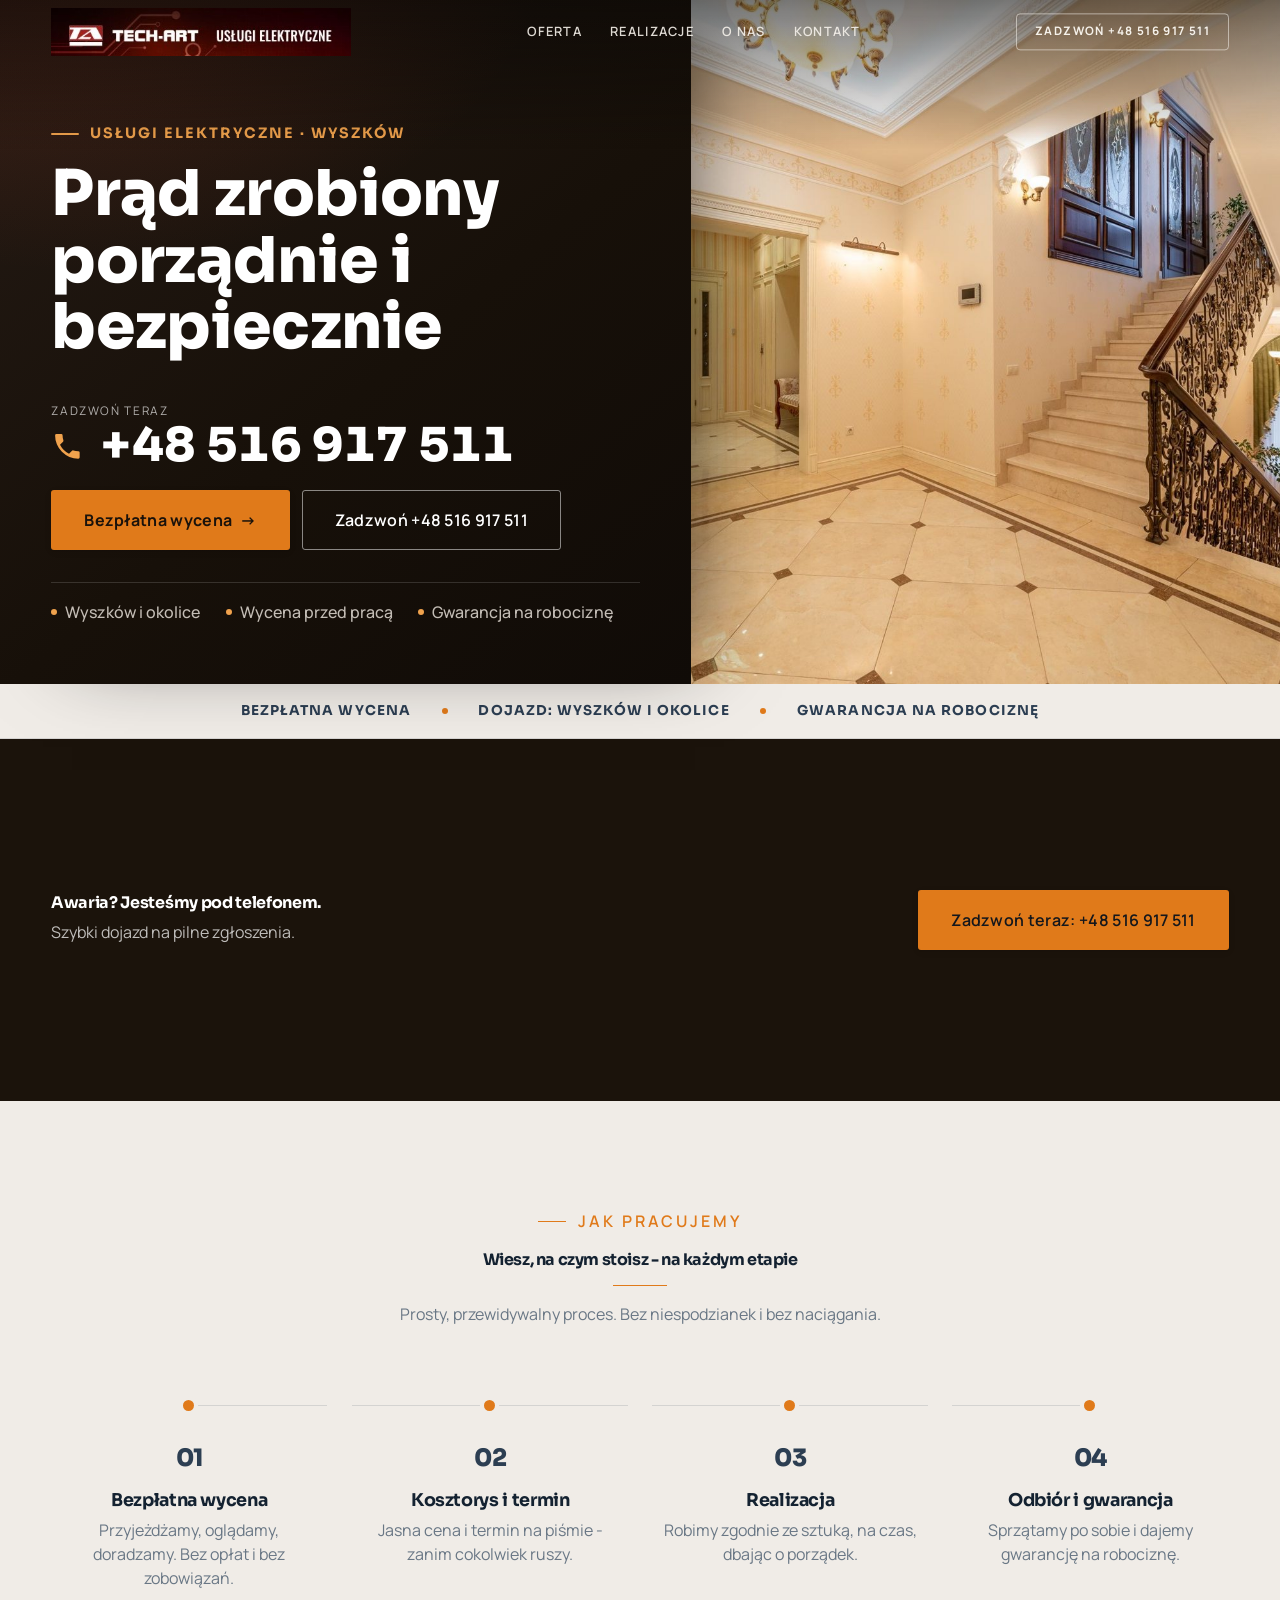
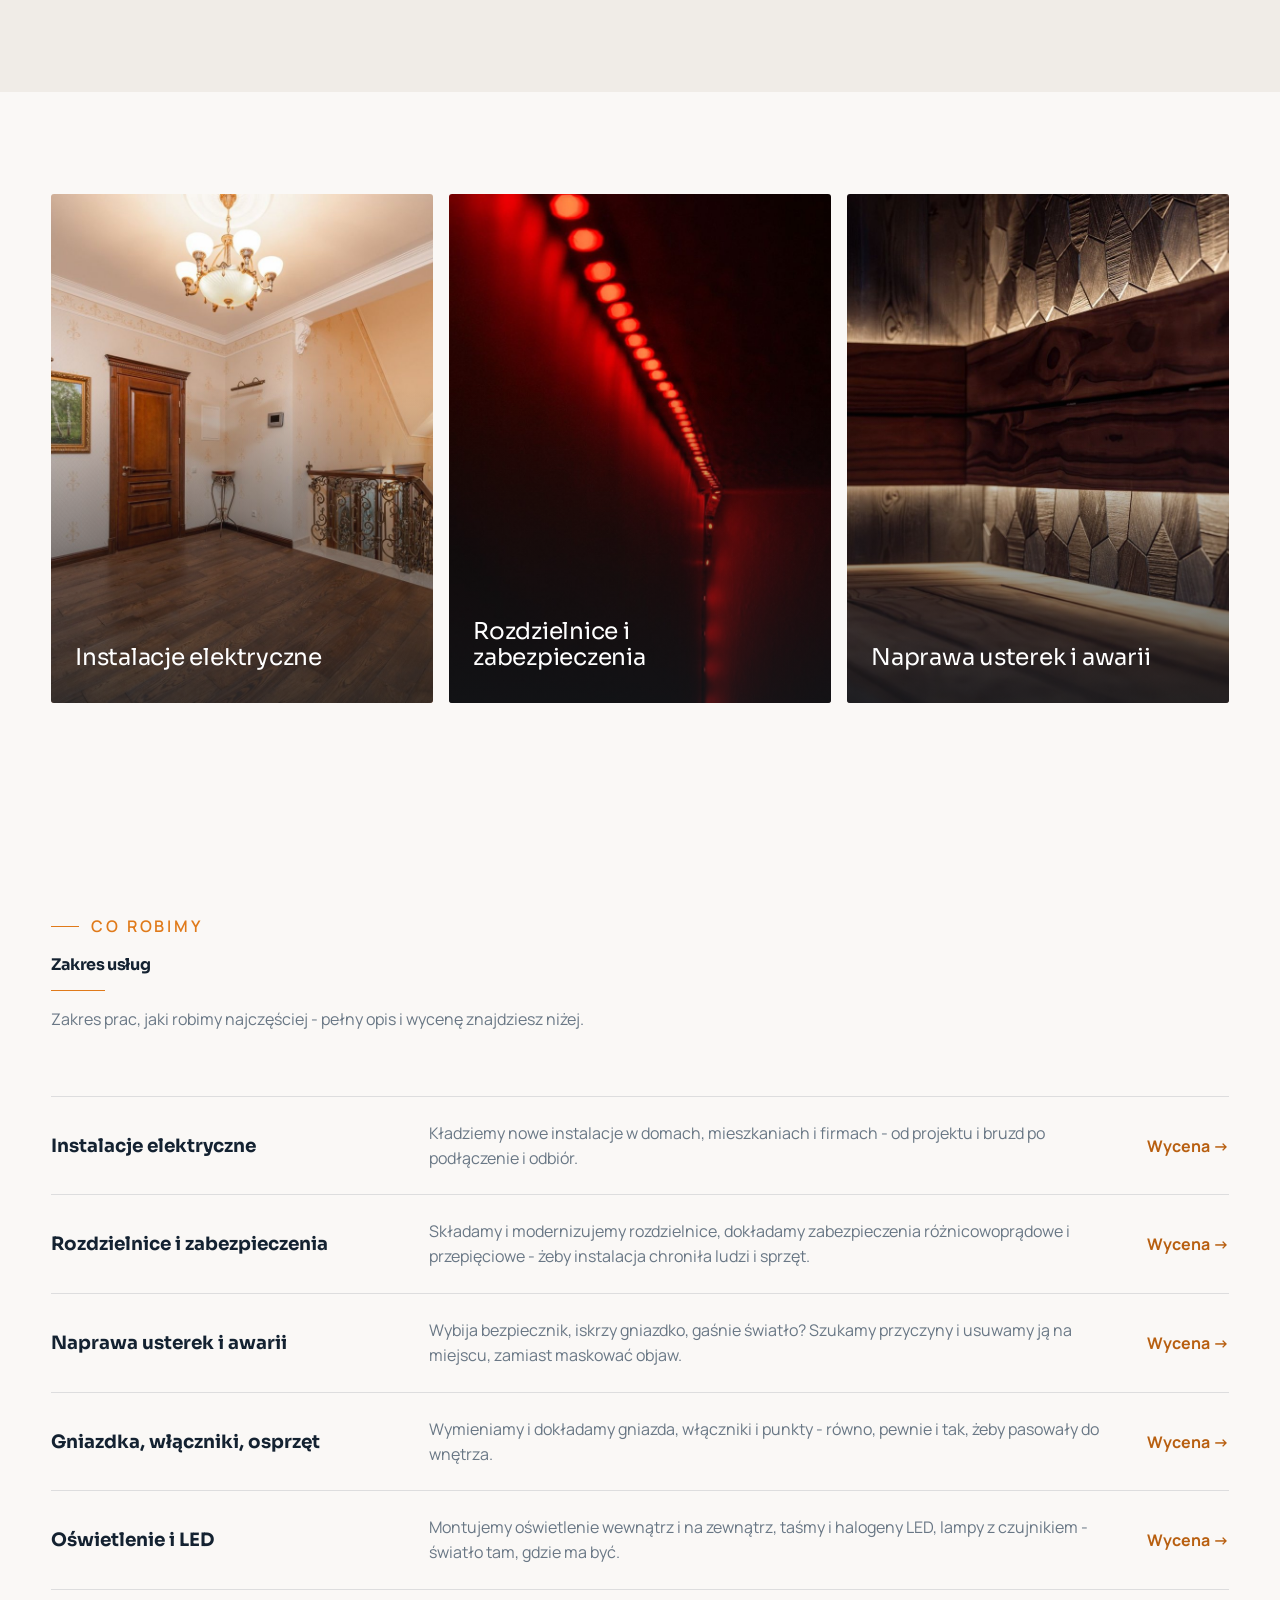
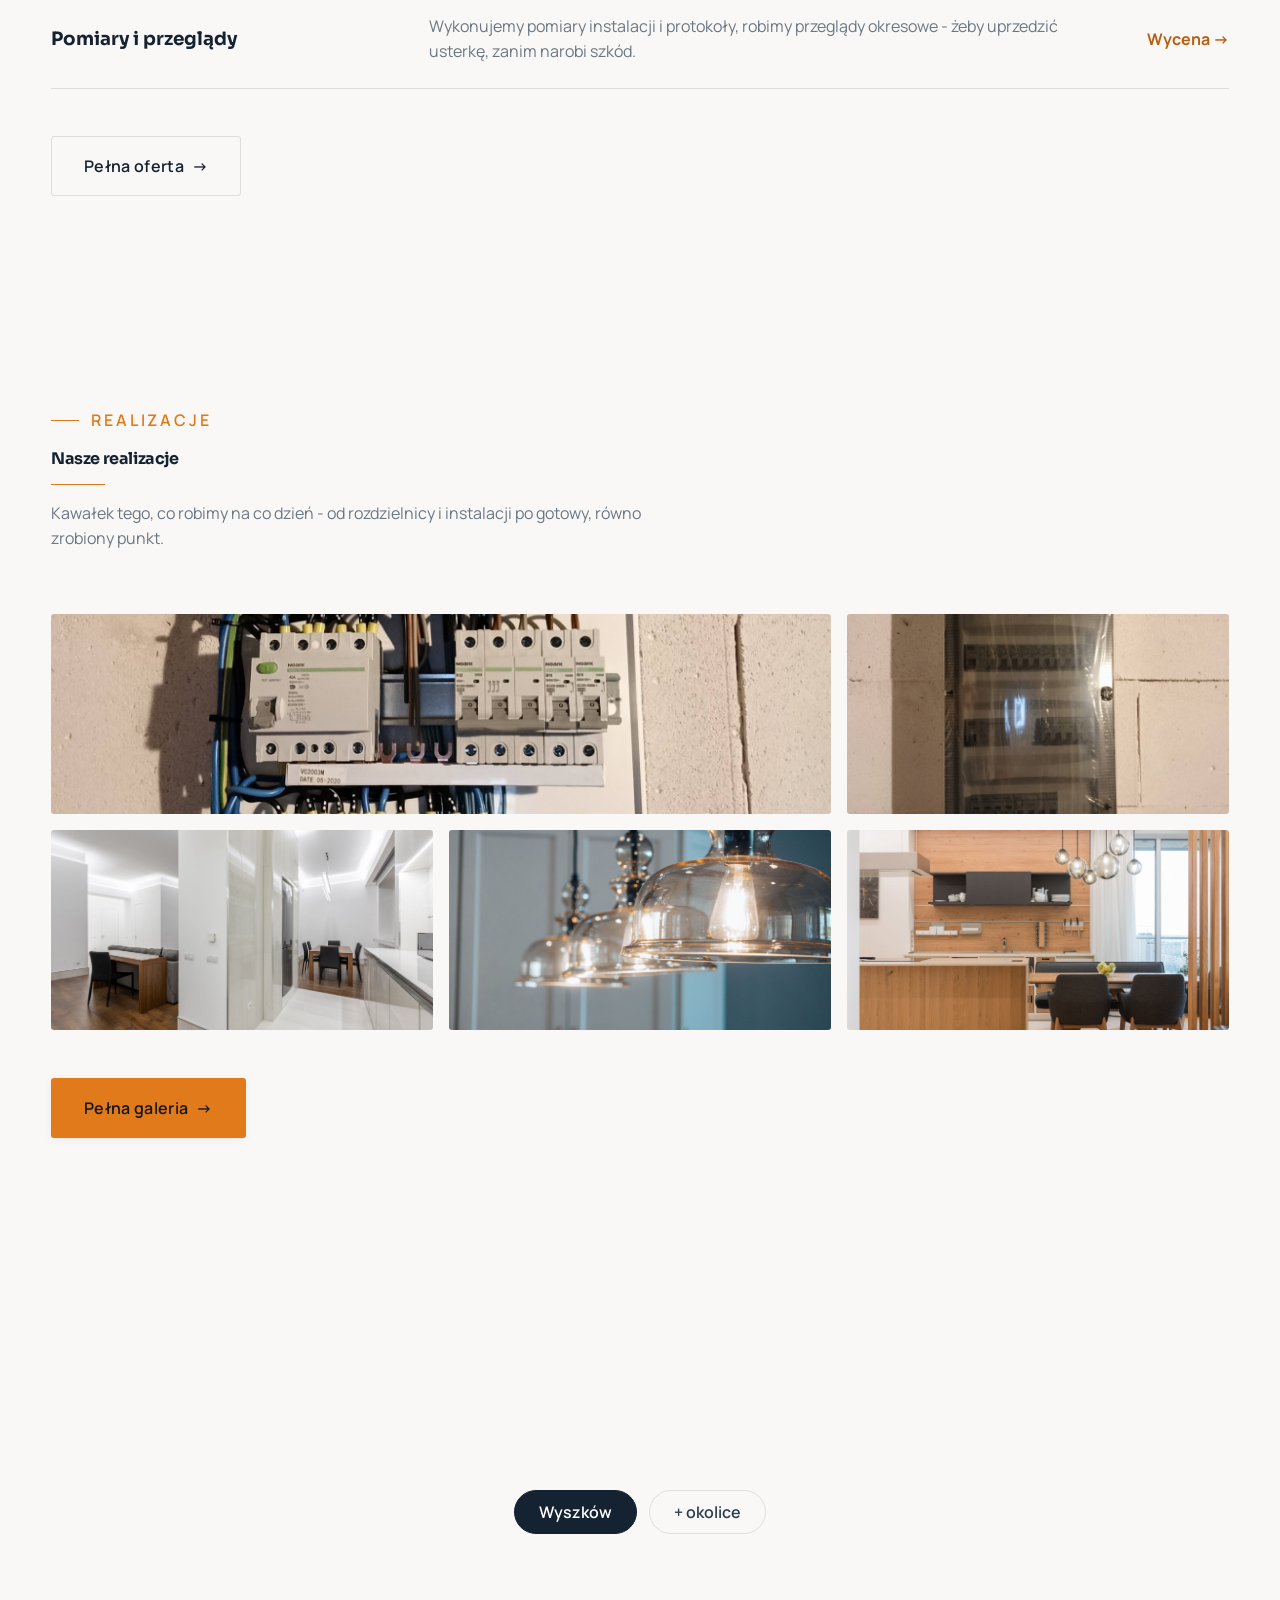
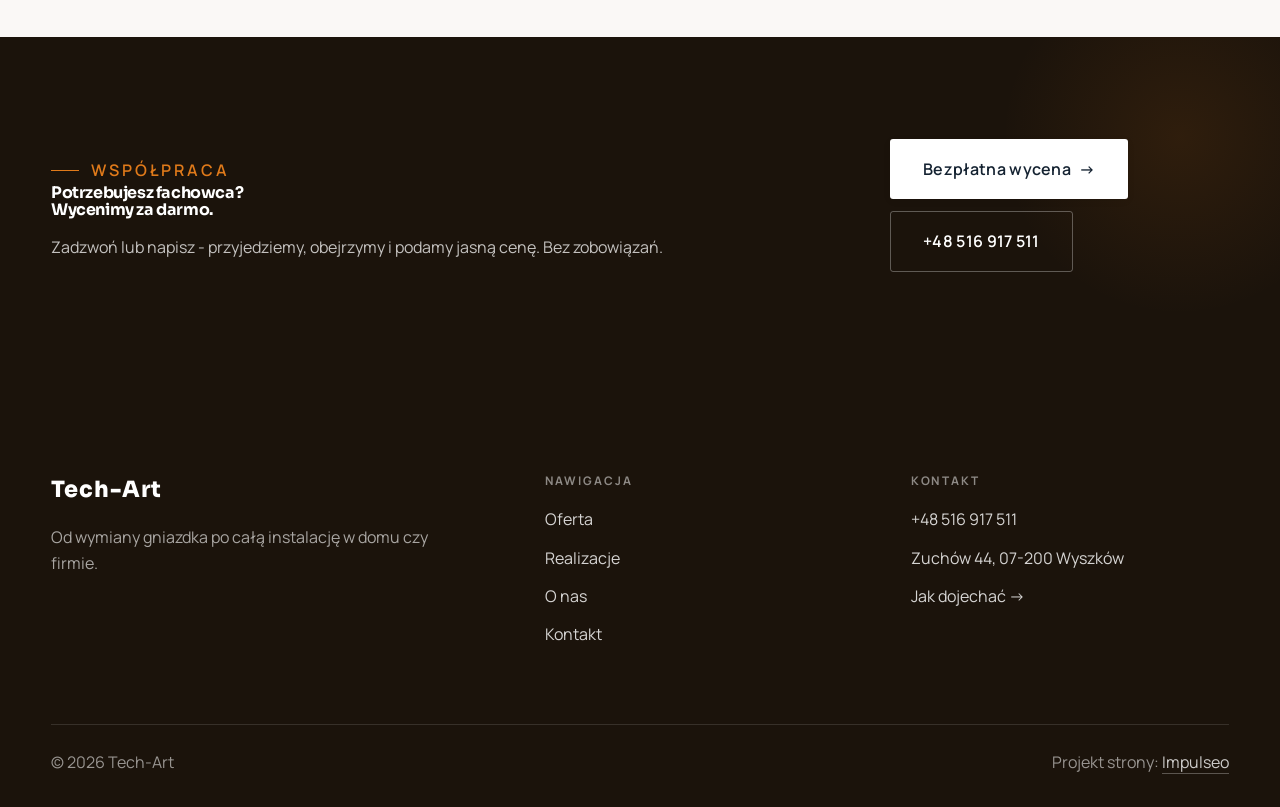
<file: index.html>
<!DOCTYPE html>
<html lang="pl">
<head>
<meta charset="UTF-8">
<meta name="viewport" content="width=device-width, initial-scale=1.0">
<title>Tech-Art - Elektryk · Wyszków</title>
<meta name="description" content="Tech-Art - usługi elektryczne, Wyszków i okolice. Instalacje, przyłącza, rozdzielnice, naprawa usterek i awarii, montaż oświetlenia i osprzętu. Pomiary i uprawnienia, wycena przed pracą, sprawny dojazd. Zadzwoń i umów termin.">
<link rel="preconnect" href="https://fonts.googleapis.com">
<link rel="preconnect" href="https://fonts.gstatic.com" crossorigin>
<link href="https://fonts.googleapis.com/css2?family=Sora:wght@600;700;800&family=Manrope:wght@400;500;600&display=swap" rel="stylesheet">
<link rel="stylesheet" href="assets/styles.css">
</head>
<body>

<header class="nav">
  <div class="wrap nav-inner">
    <a class="brand brand-has-logo" href="index.html"><img class="brand-logo" src="img/logo.png" alt="Tech-Art"></a>
    <nav class="nav-links">
      <a href="oferta.html">Oferta</a>
      <a href="realizacje.html">Realizacje</a>
      <a href="o-nas.html">O nas</a>
      <a href="kontakt.html">Kontakt</a>
      <a href="tel:+48516917511" class="btn btn-accent">Zadzwoń +48 516 917 511</a>
    </nav>
    <button class="nav-toggle" aria-label="Menu"><span></span><span></span><span></span></button>
  </div>
</header>

<section class="hero-fach">
  <img class="hf-photo" src="img/g3.jpg" alt="Tech-Art">
  <div class="hf-panel">
      <span class="hf-kicker">Usługi elektryczne · Wyszków</span>
      <h1 class="hf-title">Prąd zrobiony porządnie i bezpiecznie</h1>
      <a class="hf-phone" href="tel:+48516917511"><span class="hf-phone-lab">Zadzwoń teraz</span><span class="hf-phone-num"><svg class="ico-tel" width="16" height="16" viewBox="0 0 24 24" fill="none" aria-hidden="true"><path d="M6.6 10.8a15.5 15.5 0 0 0 6.6 6.6l2.2-2.2a1 1 0 0 1 1-.24 11.4 11.4 0 0 0 3.6.58 1 1 0 0 1 1 1V20a1 1 0 0 1-1 1A17 17 0 0 1 3 4a1 1 0 0 1 1-1h3.5a1 1 0 0 1 1 1c0 1.25.2 2.46.58 3.6a1 1 0 0 1-.25 1l-2.23 2.2Z" fill="currentColor"/></svg> +48 516 917 511</span></a>
      <div class="hf-actions">
        <a href="kontakt.html" class="btn btn-accent">Bezpłatna wycena <span class="arr">→</span></a>
        <a href="tel:+48516917511" class="btn btn-ghost hf-ghost">Zadzwoń +48 516 917 511</a>
      </div>
      <div class="hf-meta">
        <span>Wyszków i okolice</span>
        <span>Wycena przed pracą</span>
        <span>Gwarancja na robociznę</span>
      </div>
  </div>
</section>
<section class="fach-promise">
  <div class="wrap">
    <ul class="fp-row reveal"><li>Bezpłatna wycena</li><li>Dojazd: Wyszków i okolice</li><li>Gwarancja na robociznę</li></ul>
  </div>
</section>
<section class="awaria">
  <div class="wrap">
      <div class="reveal">
        <h3>Awaria? Jesteśmy pod telefonem.</h3>
        <p>Szybki dojazd na pilne zgłoszenia.</p>
      </div>
      <a class="btn btn-accent" href="tel:+48516917511">Zadzwoń teraz: +48 516 917 511</a>
  </div>
</section>
<section class="proces fachowcy">
  <div class="wrap">
    <div class="head center reveal">
      <span class="eyebrow">Jak pracujemy</span>
      <h2>Wiesz, na czym stoisz - na każdym etapie</h2>
      <p>Prosty, przewidywalny proces. Bez niespodzianek i bez naciągania.</p>
    </div>
    <ol class="proces-line">
      <li class="reveal"><span class="pno">01</span><h3>Bezpłatna wycena</h3><p>Przyjeżdżamy, oglądamy, doradzamy. Bez opłat i bez zobowiązań.</p></li>
      <li class="reveal"><span class="pno">02</span><h3>Kosztorys i termin</h3><p>Jasna cena i termin na piśmie - zanim cokolwiek ruszy.</p></li>
      <li class="reveal"><span class="pno">03</span><h3>Realizacja</h3><p>Robimy zgodnie ze sztuką, na czas, dbając o porządek.</p></li>
      <li class="reveal"><span class="pno">04</span><h3>Odbiór i gwarancja</h3><p>Sprzątamy po sobie i dajemy gwarancję na robociznę.</p></li>
    </ol>
  </div>
</section>
<section class="gateways-band">
  <div class="wrap">
    <div class="gateways">
      <a href="oferta.html" class="gateway reveal"><img src="img/g4.jpg" alt="Instalacje elektryczne" loading="lazy"><span class="g-ttl">Instalacje elektryczne</span></a>
      <a href="oferta.html" class="gateway reveal"><img src="img/g5.jpg" alt="Rozdzielnice i zabezpieczenia" loading="lazy"><span class="g-ttl">Rozdzielnice i zabezpieczenia</span></a>
      <a href="oferta.html" class="gateway reveal"><img src="img/g6.jpg" alt="Naprawa usterek i awarii" loading="lazy"><span class="g-ttl">Naprawa usterek i awarii</span></a>
    </div>
  </div>
</section>
<section class="fach-uslugi">
  <div class="wrap">
    <div class="head reveal">
      <span class="eyebrow">Co robimy</span>
      <h2>Zakres usług</h2>
      <p>Zakres prac, jaki robimy najczęściej - pełny opis i wycenę znajdziesz niżej.</p>
    </div>
    <ul class="fu-list">
      <li class="fu-row reveal"><div class="fu-name">Instalacje elektryczne</div><div class="fu-desc">Kładziemy nowe instalacje w domach, mieszkaniach i firmach - od projektu i bruzd po podłączenie i odbiór.</div><a class="fu-cta" href="kontakt.html">Wycena <span class="arr">→</span></a></li>
      <li class="fu-row reveal"><div class="fu-name">Rozdzielnice i zabezpieczenia</div><div class="fu-desc">Składamy i modernizujemy rozdzielnice, dokładamy zabezpieczenia różnicowoprądowe i przepięciowe - żeby instalacja chroniła ludzi i sprzęt.</div><a class="fu-cta" href="kontakt.html">Wycena <span class="arr">→</span></a></li>
      <li class="fu-row reveal"><div class="fu-name">Naprawa usterek i awarii</div><div class="fu-desc">Wybija bezpiecznik, iskrzy gniazdko, gaśnie światło? Szukamy przyczyny i usuwamy ją na miejscu, zamiast maskować objaw.</div><a class="fu-cta" href="kontakt.html">Wycena <span class="arr">→</span></a></li>
      <li class="fu-row reveal"><div class="fu-name">Gniazdka, włączniki, osprzęt</div><div class="fu-desc">Wymieniamy i dokładamy gniazda, włączniki i punkty - równo, pewnie i tak, żeby pasowały do wnętrza.</div><a class="fu-cta" href="kontakt.html">Wycena <span class="arr">→</span></a></li>
      <li class="fu-row reveal"><div class="fu-name">Oświetlenie i LED</div><div class="fu-desc">Montujemy oświetlenie wewnątrz i na zewnątrz, taśmy i halogeny LED, lampy z czujnikiem - światło tam, gdzie ma być.</div><a class="fu-cta" href="kontakt.html">Wycena <span class="arr">→</span></a></li>
      <li class="fu-row reveal"><div class="fu-name">Pomiary i przeglądy</div><div class="fu-desc">Wykonujemy pomiary instalacji i protokoły, robimy przeglądy okresowe - żeby uprzedzić usterkę, zanim narobi szkód.</div><a class="fu-cta" href="kontakt.html">Wycena <span class="arr">→</span></a></li>
    </ul>
    <div style="margin-top:var(--space-7)" class="reveal"><a href="oferta.html" class="btn btn-ghost">Pełna oferta <span class="arr">→</span></a></div>
  </div>
</section>
<section>
  <div class="wrap">
    <div class="head reveal">
      <span class="eyebrow">Realizacje</span>
      <h2>Nasze realizacje</h2>
      <p>Kawałek tego, co robimy na co dzień - od rozdzielnicy i instalacji po gotowy, równo zrobiony punkt.</p>
    </div>
    <div class="gallery">
      <div class="tile t-two3 reveal"><img src="img/g1.jpg" alt="Instalacja i podłączenie" loading="lazy"><div class="cap">Instalacja i podłączenie</div></div>
      <div class="tile t-third reveal"><img src="img/g2.jpg" alt="Rozdzielnica" loading="lazy"><div class="cap">Rozdzielnica</div></div>
      <div class="tile t-third reveal"><img src="img/g7.jpg" alt="Oświetlenie wnętrza" loading="lazy"><div class="cap">Oświetlenie wnętrza</div></div>
      <div class="tile t-third reveal"><img src="img/g8.jpg" alt="Tech-Art" loading="lazy"></div>
      <div class="tile t-third reveal"><img src="img/g9.jpg" alt="Tech-Art" loading="lazy"></div>
    </div>
    <div style="margin-top:var(--space-7)" class="reveal"><a href="realizacje.html" class="btn btn-accent">Pełna galeria <span class="arr">→</span></a></div>
  </div>
</section>
<section class="obszar">
  <div class="wrap">
    <div class="head center reveal">
      <span class="eyebrow">Obszar działania</span>
      <h2>Dojeżdżamy do Ciebie</h2>
    </div>
    <ul class="obszar-list reveal"><li class="is-home">Wyszków</li><li>+ okolice</li></ul>
  </div>
</section>
<section class="cta">
  <div class="wrap">
    <div class="reveal">
      <span class="eyebrow">Współpraca</span>
      <h2>Potrzebujesz fachowca? Wycenimy za darmo.</h2>
      <p>Zadzwoń lub napisz - przyjedziemy, obejrzymy i podamy jasną cenę. Bez zobowiązań.</p>
    </div>
    <div class="cta-actions reveal">
      <a href="kontakt.html" class="btn btn-light">Bezpłatna wycena <span class="arr">→</span></a>
      <a href="tel:+48516917511" class="btn btn-ghost" style="color:#fff;border-color:rgba(255,255,255,.3)">+48 516 917 511</a>
    </div>
  </div>
</section>

<footer>
  <div class="wrap">
    <div class="foot-grid">
      <div class="foot-brand">
        <div class="name">Tech-Art</div>
        <p>Od wymiany gniazdka po całą instalację w domu czy firmie.</p>
      </div>
      <div class="foot-col">
        <h4>Nawigacja</h4>
        <a href="oferta.html">Oferta</a>
        <a href="realizacje.html">Realizacje</a>
        <a href="o-nas.html">O nas</a>
        <a href="kontakt.html">Kontakt</a>
      </div>
      <div class="foot-col">
        <h4>Kontakt</h4>
        <a href="tel:+48516917511">+48 516 917 511</a>
        <p>Zuchów 44, 07-200 Wyszków</p>
        <a href="https://maps.google.com/?cid=8040928543461426084&g_mp=CiVnb29nbGUubWFwcy5wbGFjZXMudjEuUGxhY2VzLkdldFBsYWNlEAIYBCAA" target="_blank" rel="noopener">Jak dojechać →</a>
      </div>
    </div>
    <div class="foot-bot">
      <span>© 2026 Tech-Art</span>
      <span>Projekt strony: <a class="foot-credit" href="https://impulseo.pl" target="_blank" rel="noopener">Impulseo</a></span>
    </div>
  </div>
</footer>
<div class="sticky-call"><a class="sc-call" href="tel:+48516917511"><svg class="ico-tel" width="16" height="16" viewBox="0 0 24 24" fill="none" aria-hidden="true"><path d="M6.6 10.8a15.5 15.5 0 0 0 6.6 6.6l2.2-2.2a1 1 0 0 1 1-.24 11.4 11.4 0 0 0 3.6.58 1 1 0 0 1 1 1V20a1 1 0 0 1-1 1A17 17 0 0 1 3 4a1 1 0 0 1 1-1h3.5a1 1 0 0 1 1 1c0 1.25.2 2.46.58 3.6a1 1 0 0 1-.25 1l-2.23 2.2Z" fill="currentColor"/></svg> Zadzwoń</a><a class="sc-quote" href="kontakt.html">Bezpłatna wycena</a></div>

<script src="assets/main.js"></script>
</body>
</html>
</file>
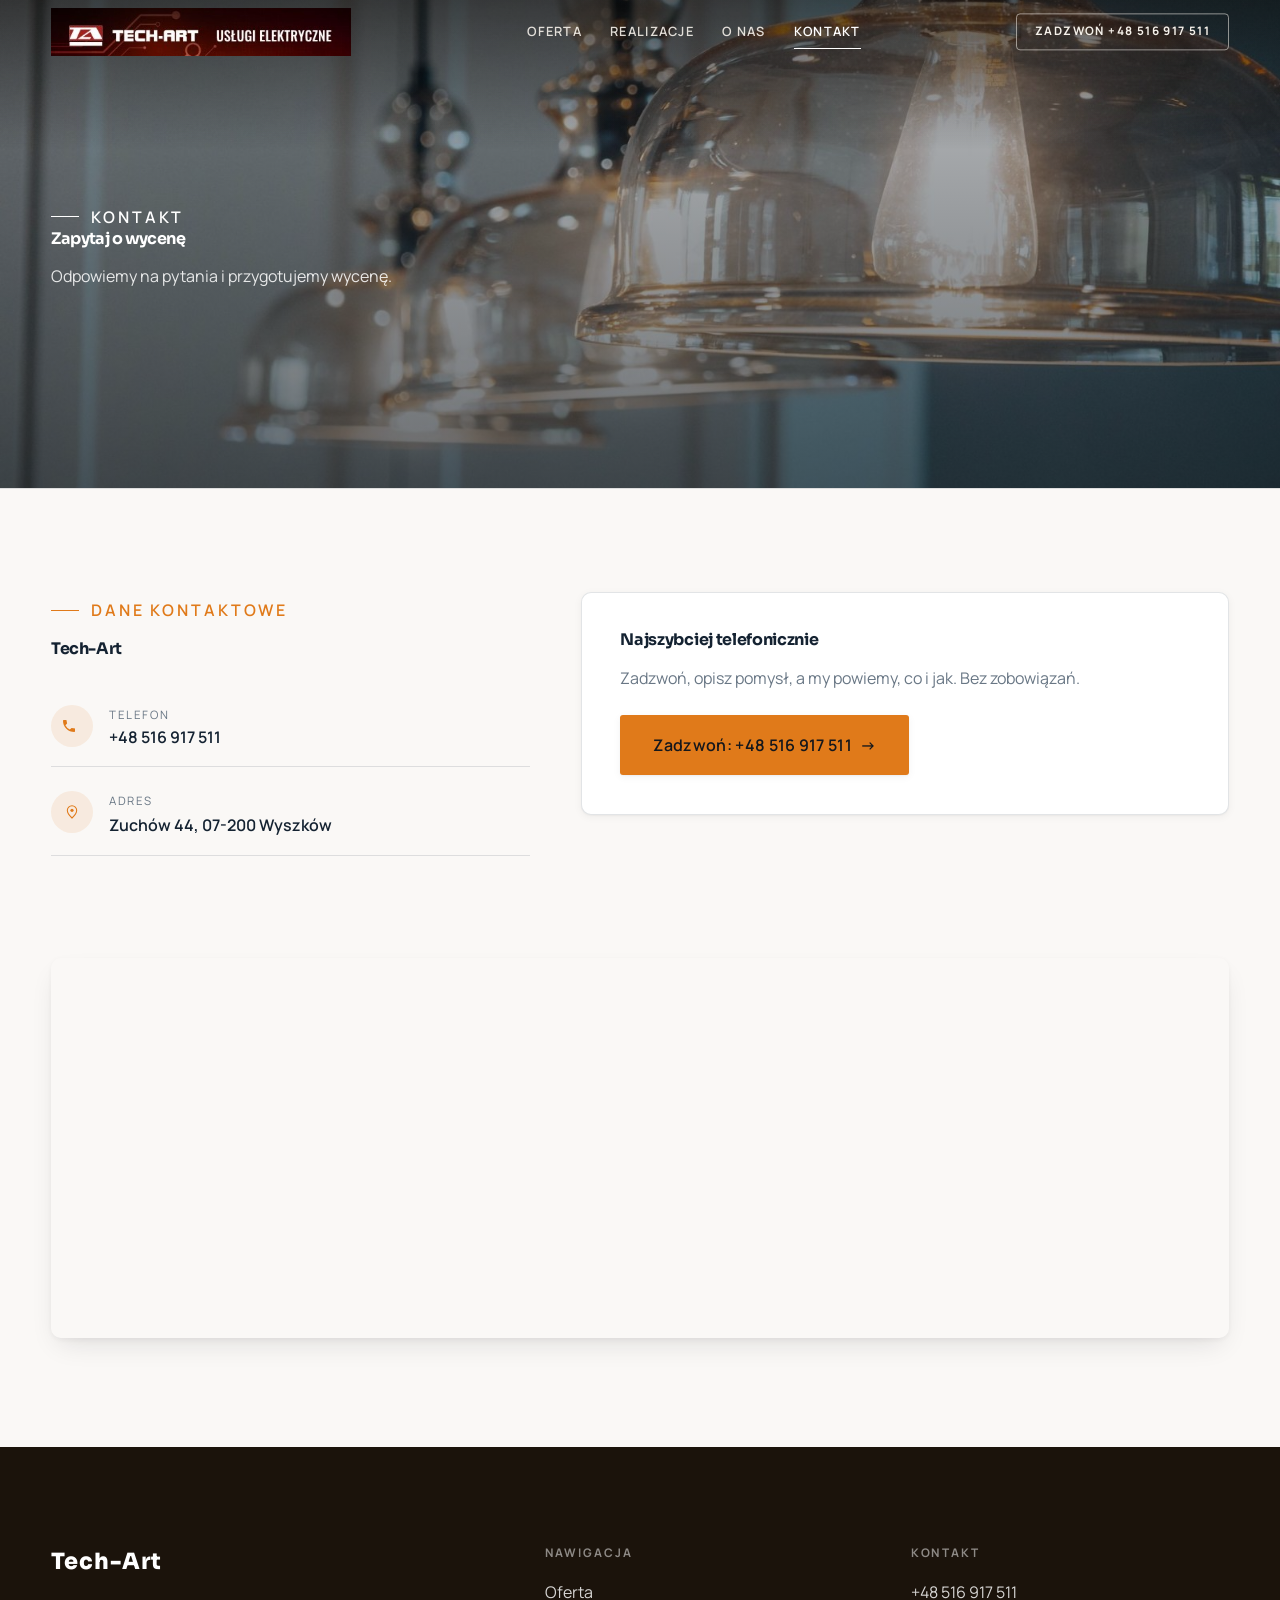
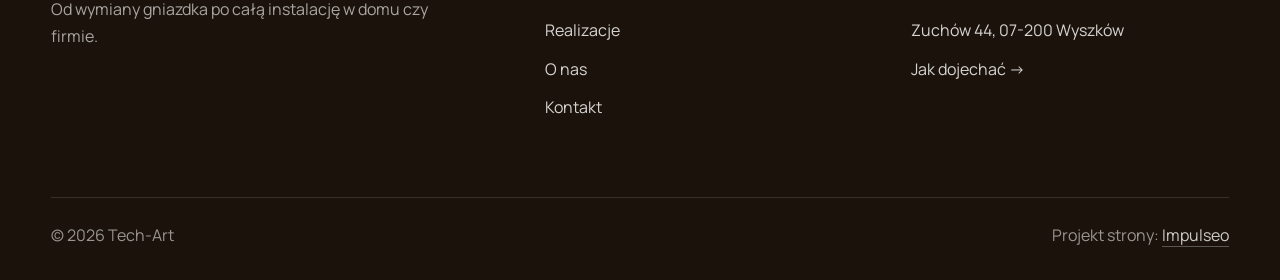
<file: kontakt.html>
<!DOCTYPE html>
<html lang="pl">
<head>
<meta charset="UTF-8">
<meta name="viewport" content="width=device-width, initial-scale=1.0">
<title>Kontakt - Tech-Art</title>
<meta name="description" content="Kontakt Tech-Art - Zuchów 44, 07-200 Wyszków">
<link rel="preconnect" href="https://fonts.googleapis.com">
<link rel="preconnect" href="https://fonts.gstatic.com" crossorigin>
<link href="https://fonts.googleapis.com/css2?family=Sora:wght@600;700;800&family=Manrope:wght@400;500;600&display=swap" rel="stylesheet">
<link rel="stylesheet" href="assets/styles.css">
</head>
<body>

<header class="nav">
  <div class="wrap nav-inner">
    <a class="brand brand-has-logo" href="index.html"><img class="brand-logo" src="img/logo.png" alt="Tech-Art"></a>
    <nav class="nav-links">
      <a href="oferta.html">Oferta</a>
      <a href="realizacje.html">Realizacje</a>
      <a href="o-nas.html">O nas</a>
      <a href="kontakt.html" class="active">Kontakt</a>
      <a href="tel:+48516917511" class="btn btn-accent">Zadzwoń +48 516 917 511</a>
    </nav>
    <button class="nav-toggle" aria-label="Menu"><span></span><span></span><span></span></button>
  </div>
</header>

<section class="pagehead">
  <img src="img/g8.jpg" alt="Tech-Art - Zapytaj o wycenę">
  <div class="wrap">
    <span class="eyebrow">Kontakt</span>
    <h1>Zapytaj o wycenę</h1>
    <p>Odpowiemy na pytania i przygotujemy wycenę.</p>
  </div>
</section>
<section>
  <div class="wrap contact-grid">
    <div class="reveal">
      <span class="eyebrow">Dane kontaktowe</span>
      <h2 style="margin:var(--space-4) 0 var(--space-6)">Tech-Art</h2>
      <div class="info-list">
        <div class="info-row"><div class="ic"><svg class="ico-tel" width="16" height="16" viewBox="0 0 24 24" fill="none" aria-hidden="true"><path d="M6.6 10.8a15.5 15.5 0 0 0 6.6 6.6l2.2-2.2a1 1 0 0 1 1-.24 11.4 11.4 0 0 0 3.6.58 1 1 0 0 1 1 1V20a1 1 0 0 1-1 1A17 17 0 0 1 3 4a1 1 0 0 1 1-1h3.5a1 1 0 0 1 1 1c0 1.25.2 2.46.58 3.6a1 1 0 0 1-.25 1l-2.23 2.2Z" fill="currentColor"/></svg></div><div><div class="lbl">Telefon</div><a class="val" href="tel:+48516917511">+48 516 917 511</a></div></div>
        <div class="info-row"><div class="ic"><svg class="ico-pin" width="16" height="16" viewBox="0 0 24 24" fill="none" aria-hidden="true"><path d="M12 21s7-6.1 7-11.5A7 7 0 0 0 5 9.5C5 14.9 12 21 12 21Z" stroke="currentColor" stroke-width="1.6" fill="none"/><circle cx="12" cy="9.5" r="2.4" fill="currentColor"/></svg></div><div><div class="lbl">Adres</div><div class="val">Zuchów 44, 07-200 Wyszków</div></div></div>
      </div>
    </div>
    <div class="reveal">
      <div class="form">
        <h3 style="margin-bottom:var(--space-4)">Najszybciej telefonicznie</h3>
        <p class="muted" style="margin-bottom:var(--space-5)">Zadzwoń, opisz pomysł, a my powiemy, co i jak. Bez zobowiązań.</p>
        <a href="tel:+48516917511" class="btn btn-accent" style="justify-content:center">Zadzwoń: +48 516 917 511 <span class="arr">→</span></a>
      </div>
    </div>
  </div>
</section>
<section style="padding-top:0">
  <div class="wrap reveal">
    <iframe class="map" title="Tech-Art - Wyszków" src="https://maps.google.com/maps?q=Tech-Art%20Wyszk%C3%B3w&z=15&output=embed" loading="lazy" referrerpolicy="no-referrer-when-downgrade"></iframe>
  </div>
</section>

<footer>
  <div class="wrap">
    <div class="foot-grid">
      <div class="foot-brand">
        <div class="name">Tech-Art</div>
        <p>Od wymiany gniazdka po całą instalację w domu czy firmie.</p>
      </div>
      <div class="foot-col">
        <h4>Nawigacja</h4>
        <a href="oferta.html">Oferta</a>
        <a href="realizacje.html">Realizacje</a>
        <a href="o-nas.html">O nas</a>
        <a href="kontakt.html">Kontakt</a>
      </div>
      <div class="foot-col">
        <h4>Kontakt</h4>
        <a href="tel:+48516917511">+48 516 917 511</a>
        <p>Zuchów 44, 07-200 Wyszków</p>
        <a href="https://maps.google.com/?cid=8040928543461426084&g_mp=CiVnb29nbGUubWFwcy5wbGFjZXMudjEuUGxhY2VzLkdldFBsYWNlEAIYBCAA" target="_blank" rel="noopener">Jak dojechać →</a>
      </div>
    </div>
    <div class="foot-bot">
      <span>© 2026 Tech-Art</span>
      <span>Projekt strony: <a class="foot-credit" href="https://impulseo.pl" target="_blank" rel="noopener">Impulseo</a></span>
    </div>
  </div>
</footer>
<div class="sticky-call"><a class="sc-call" href="tel:+48516917511"><svg class="ico-tel" width="16" height="16" viewBox="0 0 24 24" fill="none" aria-hidden="true"><path d="M6.6 10.8a15.5 15.5 0 0 0 6.6 6.6l2.2-2.2a1 1 0 0 1 1-.24 11.4 11.4 0 0 0 3.6.58 1 1 0 0 1 1 1V20a1 1 0 0 1-1 1A17 17 0 0 1 3 4a1 1 0 0 1 1-1h3.5a1 1 0 0 1 1 1c0 1.25.2 2.46.58 3.6a1 1 0 0 1-.25 1l-2.23 2.2Z" fill="currentColor"/></svg> Zadzwoń</a><a class="sc-quote" href="kontakt.html">Bezpłatna wycena</a></div>

<script src="assets/main.js"></script>
</body>
</html>
</file>
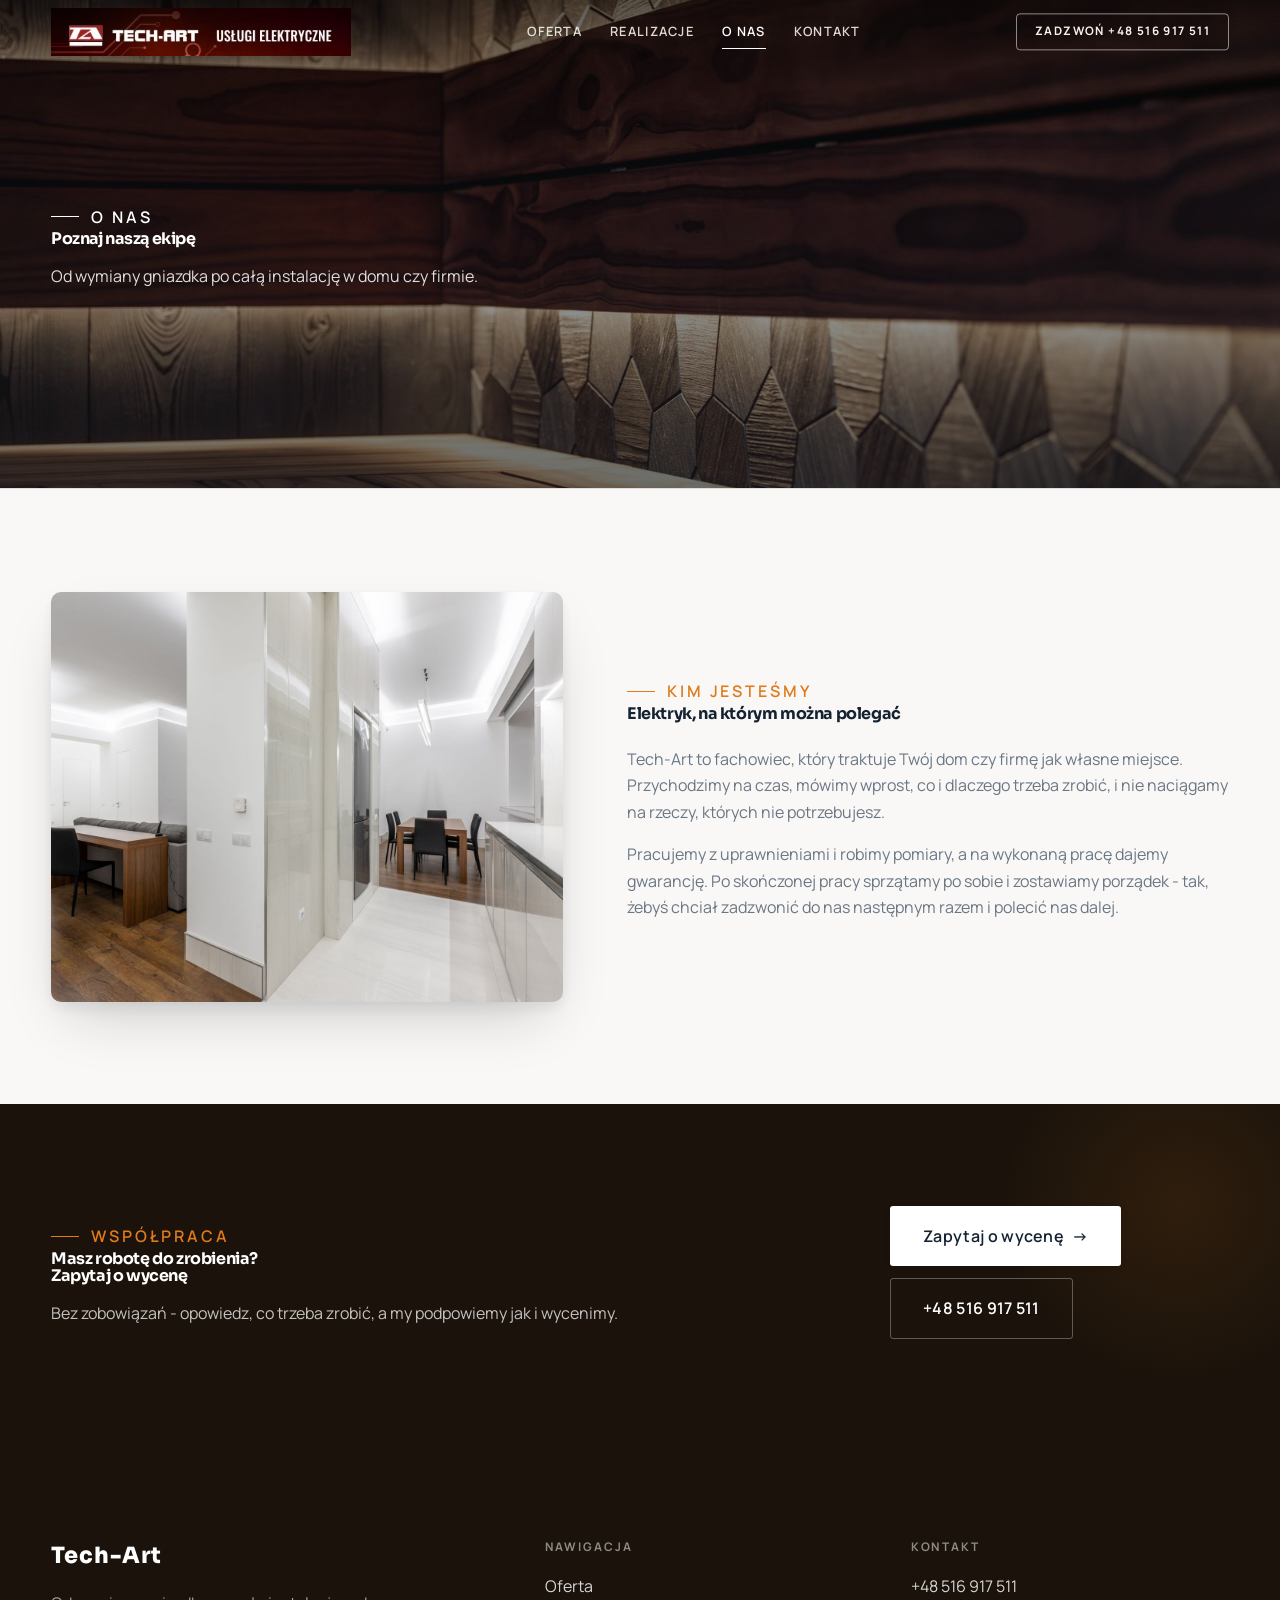
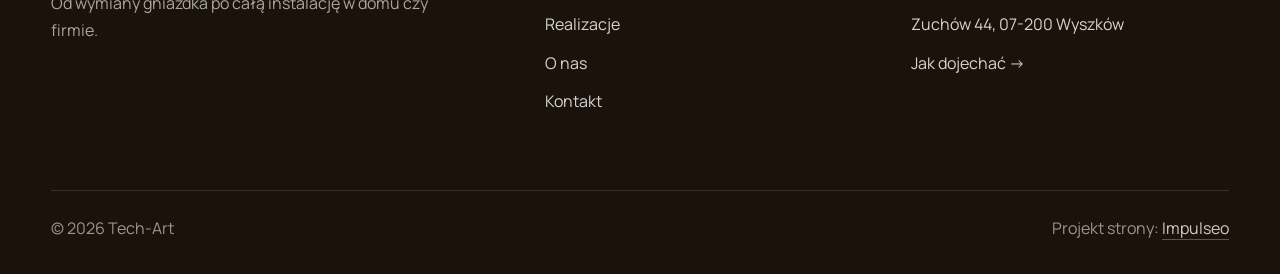
<file: o-nas.html>
<!DOCTYPE html>
<html lang="pl">
<head>
<meta charset="UTF-8">
<meta name="viewport" content="width=device-width, initial-scale=1.0">
<title>O nas - Tech-Art</title>
<meta name="description" content="Tech-Art - usługi elektryczne, Wyszków i okolice. Instalacje, przyłącza, rozdzielnice, naprawa usterek i awarii, montaż oświetlenia i osprzętu. Pomiary i uprawnienia, wycena przed pracą, sprawny dojazd. Zadzwoń i umów termin.">
<link rel="preconnect" href="https://fonts.googleapis.com">
<link rel="preconnect" href="https://fonts.gstatic.com" crossorigin>
<link href="https://fonts.googleapis.com/css2?family=Sora:wght@600;700;800&family=Manrope:wght@400;500;600&display=swap" rel="stylesheet">
<link rel="stylesheet" href="assets/styles.css">
</head>
<body>

<header class="nav">
  <div class="wrap nav-inner">
    <a class="brand brand-has-logo" href="index.html"><img class="brand-logo" src="img/logo.png" alt="Tech-Art"></a>
    <nav class="nav-links">
      <a href="oferta.html">Oferta</a>
      <a href="realizacje.html">Realizacje</a>
      <a href="o-nas.html" class="active">O nas</a>
      <a href="kontakt.html">Kontakt</a>
      <a href="tel:+48516917511" class="btn btn-accent">Zadzwoń +48 516 917 511</a>
    </nav>
    <button class="nav-toggle" aria-label="Menu"><span></span><span></span><span></span></button>
  </div>
</header>

<section class="pagehead">
  <img src="img/g6.jpg" alt="Tech-Art - Poznaj naszą ekipę">
  <div class="wrap">
    <span class="eyebrow">O nas</span>
    <h1>Poznaj naszą ekipę</h1>
    <p>Od wymiany gniazdka po całą instalację w domu czy firmie.</p>
  </div>
</section>
<section>
  <div class="wrap split">
    <div class="split-art reveal"><img src="img/g7.jpg" alt="Tech-Art" loading="lazy"></div>
    <div class="split-copy reveal">
      <span class="eyebrow">Kim jesteśmy</span>
      <h2>Elektryk, na którym można polegać</h2>
      <p class="muted">Tech-Art to fachowiec, który traktuje Twój dom czy firmę jak własne miejsce. Przychodzimy na czas, mówimy wprost, co i dlaczego trzeba zrobić, i nie naciągamy na rzeczy, których nie potrzebujesz.</p>
      <p class="muted">Pracujemy z uprawnieniami i robimy pomiary, a na wykonaną pracę dajemy gwarancję. Po skończonej pracy sprzątamy po sobie i zostawiamy porządek - tak, żebyś chciał zadzwonić do nas następnym razem i polecić nas dalej.</p>
    </div>
  </div>
</section>


<section class="cta">
  <div class="wrap">
    <div class="reveal">
      <span class="eyebrow">Współpraca</span>
      <h2>Masz robotę do zrobienia? Zapytaj o wycenę</h2>
      <p>Bez zobowiązań - opowiedz, co trzeba zrobić, a my podpowiemy jak i wycenimy.</p>
    </div>
    <div class="cta-actions reveal">
      <a href="kontakt.html" class="btn btn-light">Zapytaj o wycenę <span class="arr">→</span></a>
      <a href="tel:+48516917511" class="btn btn-ghost" style="color:#fff;border-color:rgba(255,255,255,.3)">+48 516 917 511</a>
    </div>
  </div>
</section>

<footer>
  <div class="wrap">
    <div class="foot-grid">
      <div class="foot-brand">
        <div class="name">Tech-Art</div>
        <p>Od wymiany gniazdka po całą instalację w domu czy firmie.</p>
      </div>
      <div class="foot-col">
        <h4>Nawigacja</h4>
        <a href="oferta.html">Oferta</a>
        <a href="realizacje.html">Realizacje</a>
        <a href="o-nas.html">O nas</a>
        <a href="kontakt.html">Kontakt</a>
      </div>
      <div class="foot-col">
        <h4>Kontakt</h4>
        <a href="tel:+48516917511">+48 516 917 511</a>
        <p>Zuchów 44, 07-200 Wyszków</p>
        <a href="https://maps.google.com/?cid=8040928543461426084&g_mp=CiVnb29nbGUubWFwcy5wbGFjZXMudjEuUGxhY2VzLkdldFBsYWNlEAIYBCAA" target="_blank" rel="noopener">Jak dojechać →</a>
      </div>
    </div>
    <div class="foot-bot">
      <span>© 2026 Tech-Art</span>
      <span>Projekt strony: <a class="foot-credit" href="https://impulseo.pl" target="_blank" rel="noopener">Impulseo</a></span>
    </div>
  </div>
</footer>
<div class="sticky-call"><a class="sc-call" href="tel:+48516917511"><svg class="ico-tel" width="16" height="16" viewBox="0 0 24 24" fill="none" aria-hidden="true"><path d="M6.6 10.8a15.5 15.5 0 0 0 6.6 6.6l2.2-2.2a1 1 0 0 1 1-.24 11.4 11.4 0 0 0 3.6.58 1 1 0 0 1 1 1V20a1 1 0 0 1-1 1A17 17 0 0 1 3 4a1 1 0 0 1 1-1h3.5a1 1 0 0 1 1 1c0 1.25.2 2.46.58 3.6a1 1 0 0 1-.25 1l-2.23 2.2Z" fill="currentColor"/></svg> Zadzwoń</a><a class="sc-quote" href="kontakt.html">Bezpłatna wycena</a></div>

<script src="assets/main.js"></script>
</body>
</html>
</file>
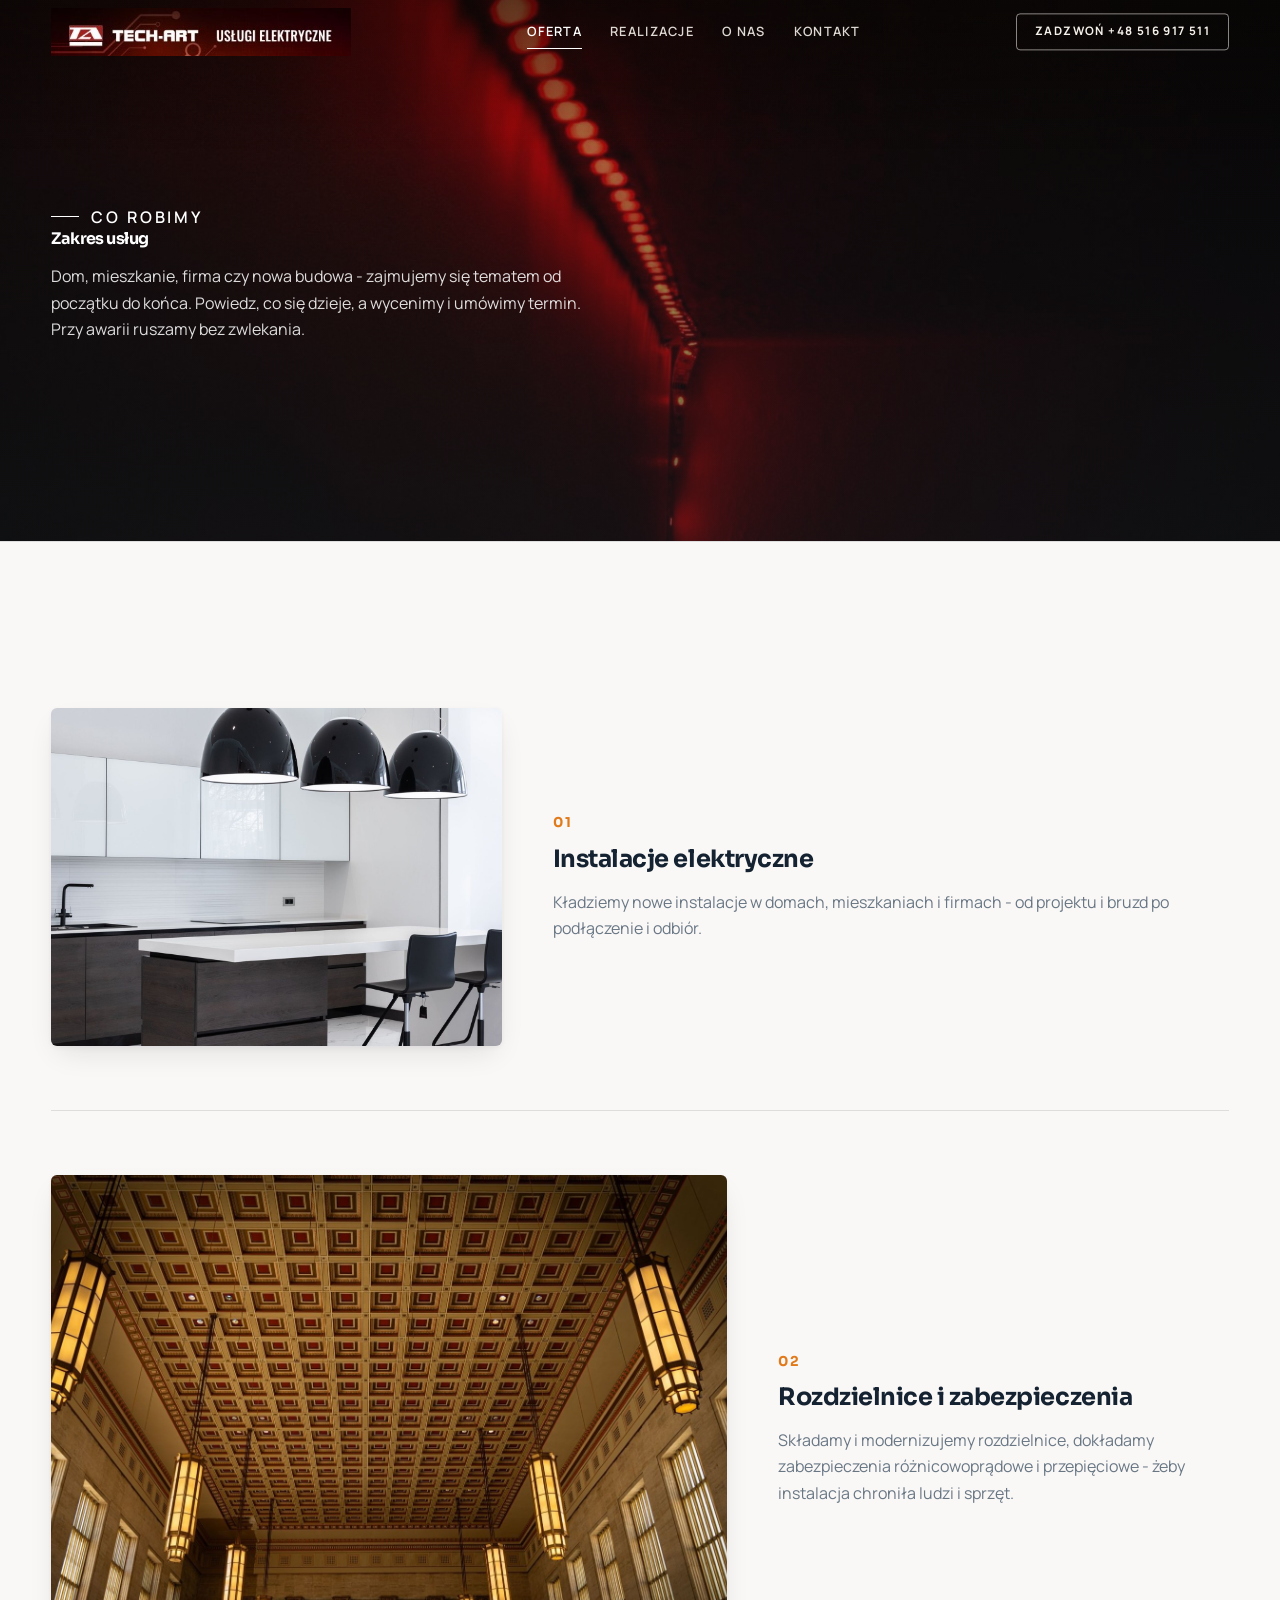
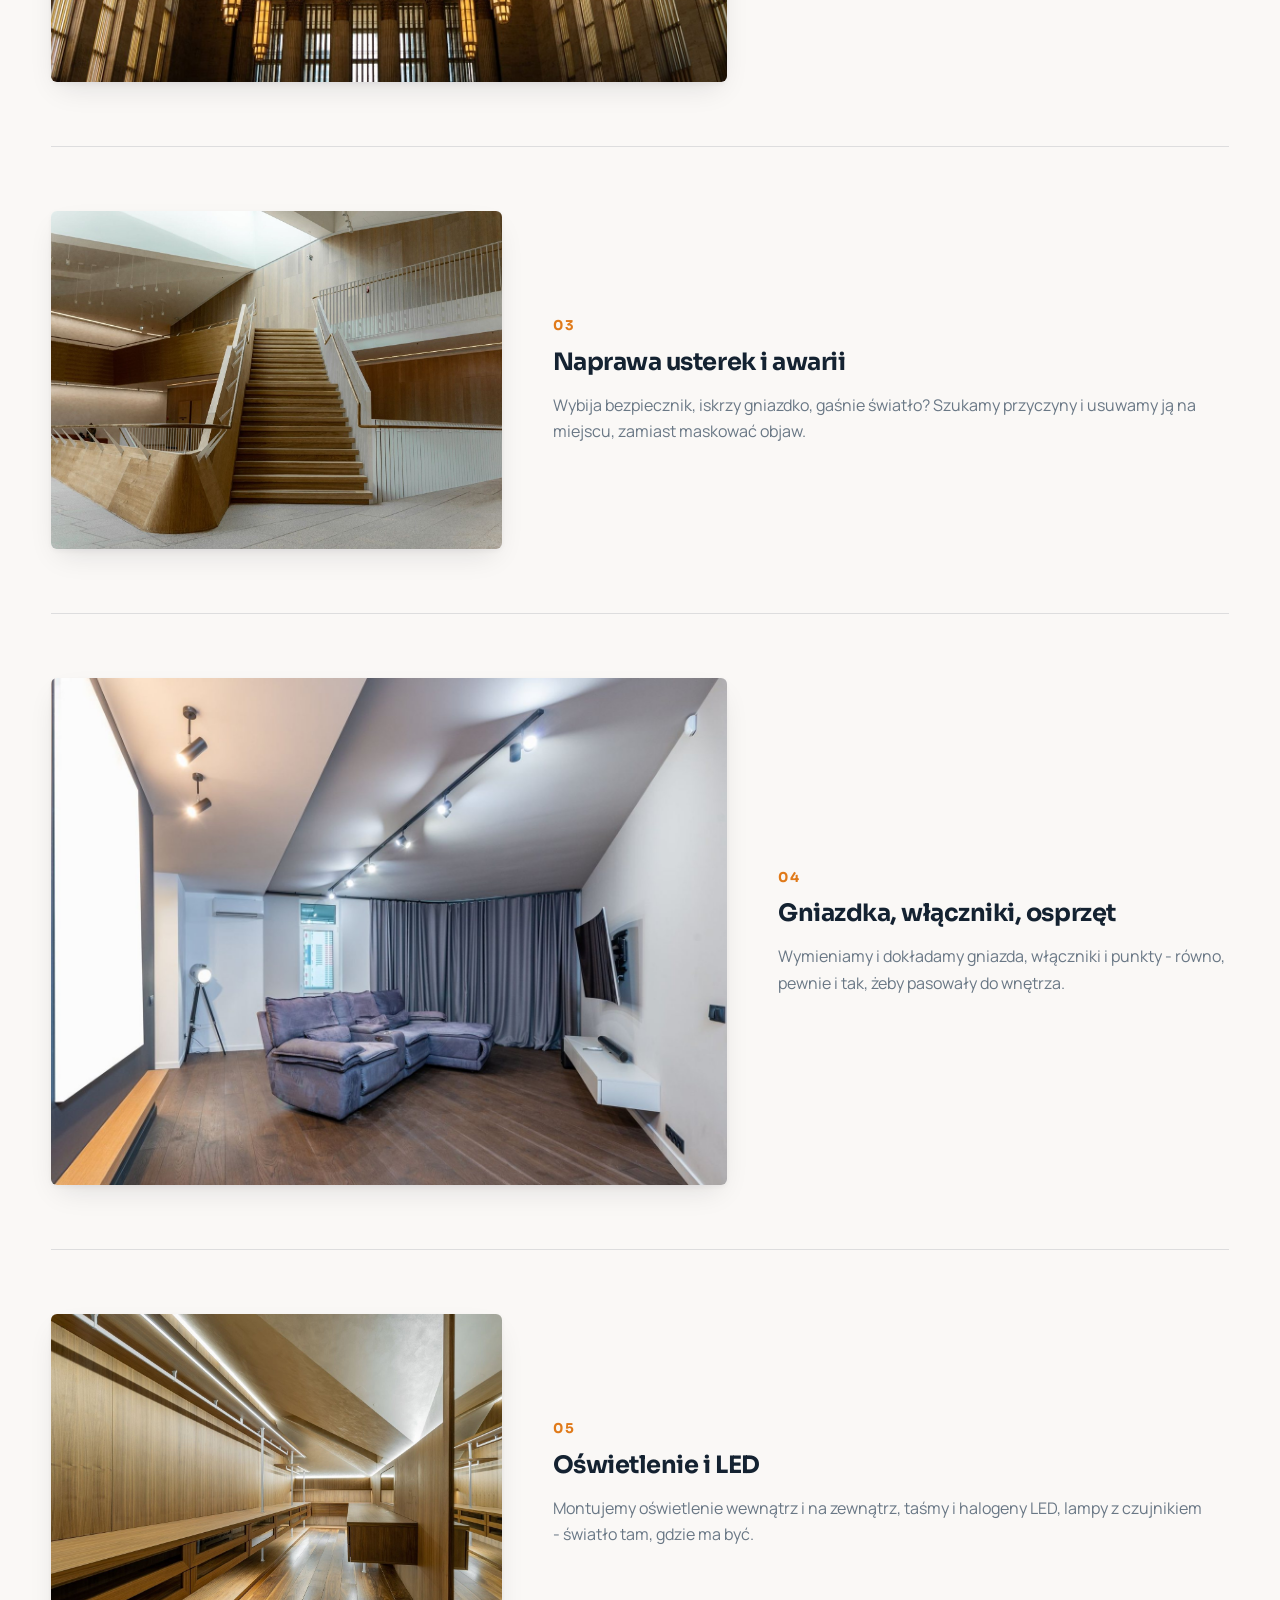
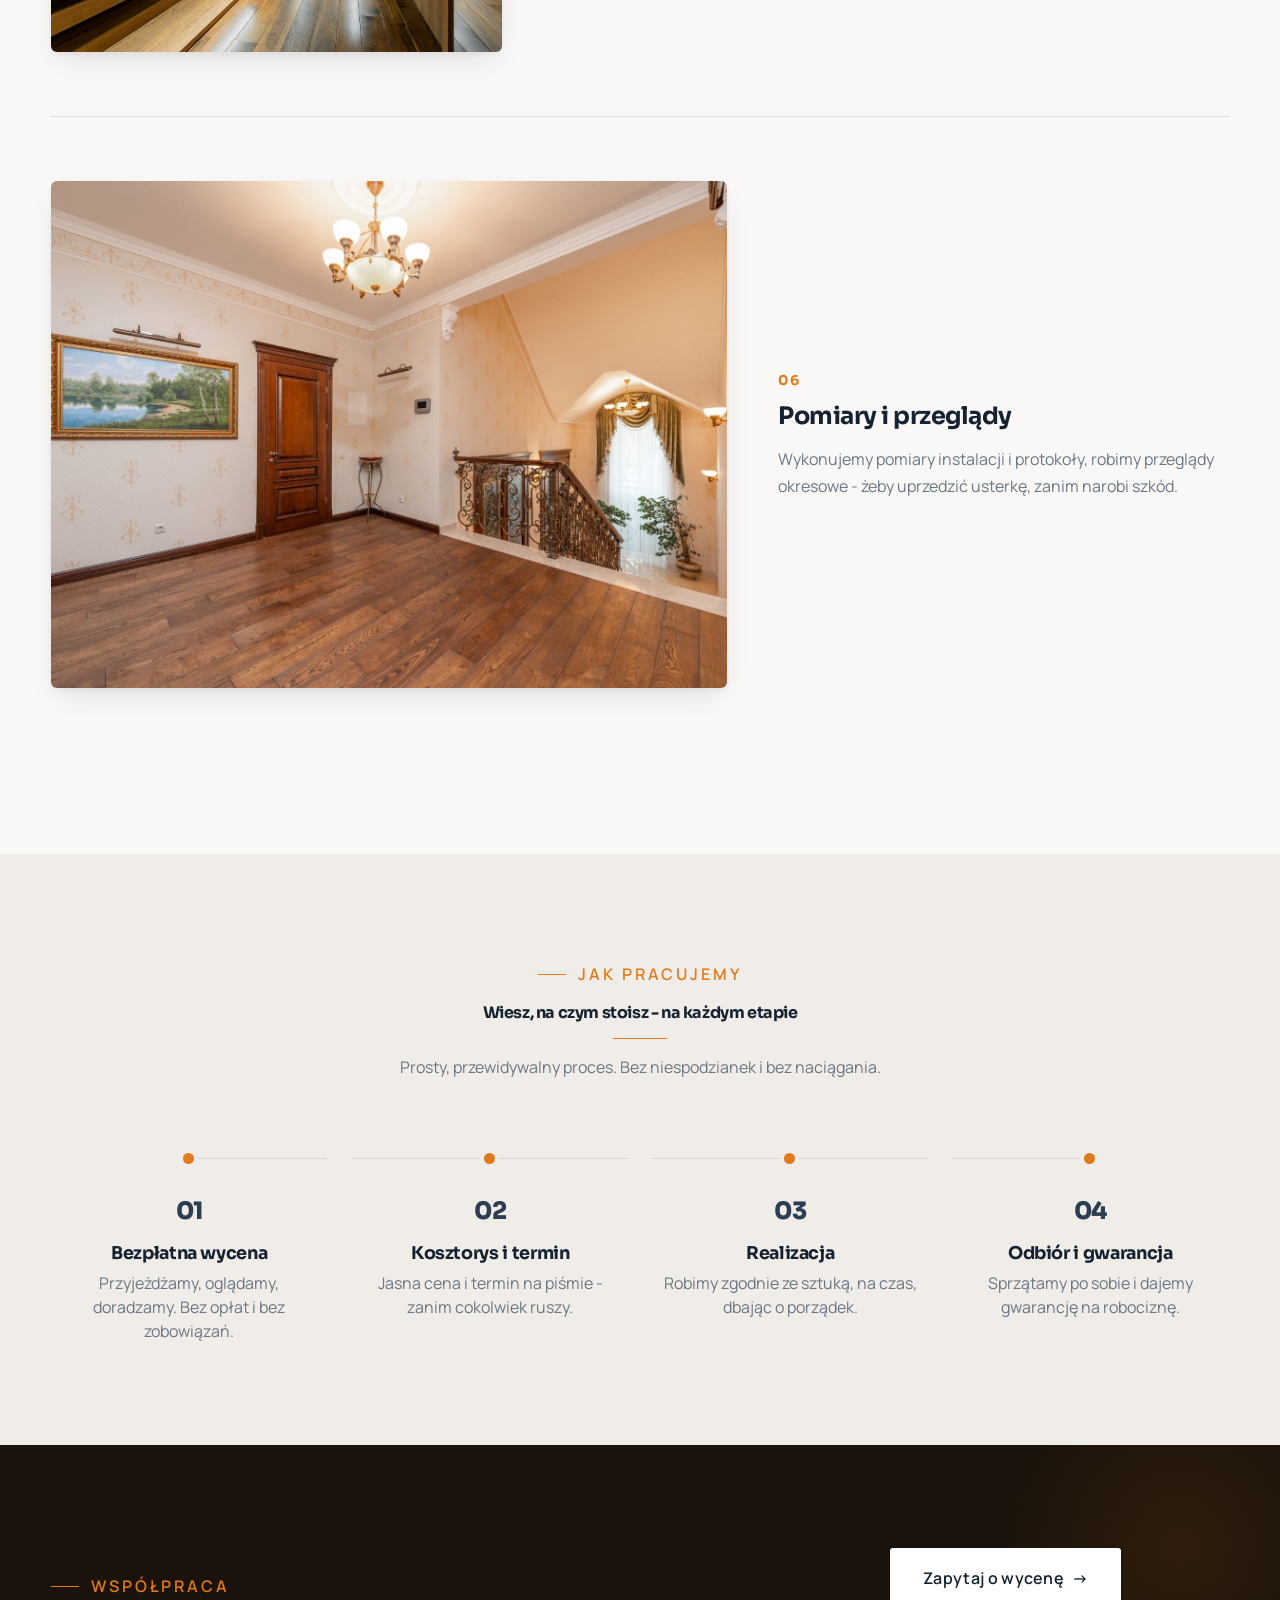
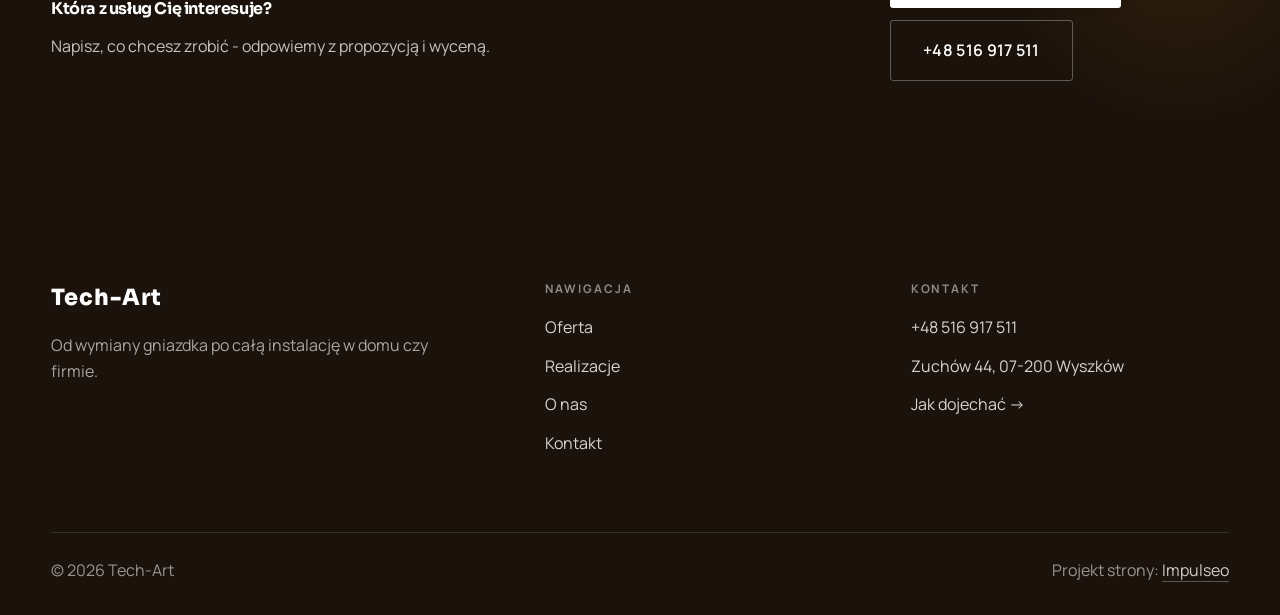
<file: oferta.html>
<!DOCTYPE html>
<html lang="pl">
<head>
<meta charset="UTF-8">
<meta name="viewport" content="width=device-width, initial-scale=1.0">
<title>Oferta - Tech-Art</title>
<meta name="description" content="Tech-Art - usługi elektryczne, Wyszków i okolice. Instalacje, przyłącza, rozdzielnice, naprawa usterek i awarii, montaż oświetlenia i osprzętu. Pomiary i uprawnienia, wycena przed pracą, sprawny dojazd. Zadzwoń i umów termin.">
<link rel="preconnect" href="https://fonts.googleapis.com">
<link rel="preconnect" href="https://fonts.gstatic.com" crossorigin>
<link href="https://fonts.googleapis.com/css2?family=Sora:wght@600;700;800&family=Manrope:wght@400;500;600&display=swap" rel="stylesheet">
<link rel="stylesheet" href="assets/styles.css">
</head>
<body>

<header class="nav">
  <div class="wrap nav-inner">
    <a class="brand brand-has-logo" href="index.html"><img class="brand-logo" src="img/logo.png" alt="Tech-Art"></a>
    <nav class="nav-links">
      <a href="oferta.html" class="active">Oferta</a>
      <a href="realizacje.html">Realizacje</a>
      <a href="o-nas.html">O nas</a>
      <a href="kontakt.html">Kontakt</a>
      <a href="tel:+48516917511" class="btn btn-accent">Zadzwoń +48 516 917 511</a>
    </nav>
    <button class="nav-toggle" aria-label="Menu"><span></span><span></span><span></span></button>
  </div>
</header>

<section class="pagehead">
  <img src="img/g5.jpg" alt="Tech-Art - Zakres usług">
  <div class="wrap">
    <span class="eyebrow">Co robimy</span>
    <h1>Zakres usług</h1>
    <p>Dom, mieszkanie, firma czy nowa budowa - zajmujemy się tematem od początku do końca. Powiedz, co się dzieje, a wycenimy i umówimy termin. Przy awarii ruszamy bez zwlekania.</p>
  </div>
</section>
<section>
  <div class="wrap">
    <div class="svc-row reveal">
      <div class="svc-row-art"><img src="img/g11.jpg" alt="Instalacje elektryczne" loading="lazy"></div>
      <div>
        <span class="num">01</span>
        <h3>Instalacje elektryczne</h3>
        <p class="muted">Kładziemy nowe instalacje w domach, mieszkaniach i firmach - od projektu i bruzd po podłączenie i odbiór.</p>
      </div>
    </div>
    <div class="svc-row rev reveal">
      <div class="svc-row-art"><img src="img/g12.jpg" alt="Rozdzielnice i zabezpieczenia" loading="lazy"></div>
      <div>
        <span class="num">02</span>
        <h3>Rozdzielnice i zabezpieczenia</h3>
        <p class="muted">Składamy i modernizujemy rozdzielnice, dokładamy zabezpieczenia różnicowoprądowe i przepięciowe - żeby instalacja chroniła ludzi i sprzęt.</p>
      </div>
    </div>
    <div class="svc-row reveal">
      <div class="svc-row-art"><img src="img/g13.jpg" alt="Naprawa usterek i awarii" loading="lazy"></div>
      <div>
        <span class="num">03</span>
        <h3>Naprawa usterek i awarii</h3>
        <p class="muted">Wybija bezpiecznik, iskrzy gniazdko, gaśnie światło? Szukamy przyczyny i usuwamy ją na miejscu, zamiast maskować objaw.</p>
      </div>
    </div>
    <div class="svc-row rev reveal">
      <div class="svc-row-art"><img src="img/g14.jpg" alt="Gniazdka, włączniki, osprzęt" loading="lazy"></div>
      <div>
        <span class="num">04</span>
        <h3>Gniazdka, włączniki, osprzęt</h3>
        <p class="muted">Wymieniamy i dokładamy gniazda, włączniki i punkty - równo, pewnie i tak, żeby pasowały do wnętrza.</p>
      </div>
    </div>
    <div class="svc-row reveal">
      <div class="svc-row-art"><img src="img/about.jpg" alt="Oświetlenie i LED" loading="lazy"></div>
      <div>
        <span class="num">05</span>
        <h3>Oświetlenie i LED</h3>
        <p class="muted">Montujemy oświetlenie wewnątrz i na zewnątrz, taśmy i halogeny LED, lampy z czujnikiem - światło tam, gdzie ma być.</p>
      </div>
    </div>
    <div class="svc-row rev reveal">
      <div class="svc-row-art"><img src="img/g4.jpg" alt="Pomiary i przeglądy" loading="lazy"></div>
      <div>
        <span class="num">06</span>
        <h3>Pomiary i przeglądy</h3>
        <p class="muted">Wykonujemy pomiary instalacji i protokoły, robimy przeglądy okresowe - żeby uprzedzić usterkę, zanim narobi szkód.</p>
      </div>
    </div>
  </div>
</section>
<section class="proces">
  <div class="wrap">
    <div class="head center reveal">
      <span class="eyebrow">Jak pracujemy</span>
      <h2>Wiesz, na czym stoisz - na każdym etapie</h2>
      <p>Prosty, przewidywalny proces. Bez niespodzianek i bez naciągania.</p>
    </div>
    <ol class="proces-line">
      <li class="reveal"><span class="pno">01</span><h3>Bezpłatna wycena</h3><p>Przyjeżdżamy, oglądamy, doradzamy. Bez opłat i bez zobowiązań.</p></li>
      <li class="reveal"><span class="pno">02</span><h3>Kosztorys i termin</h3><p>Jasna cena i termin na piśmie - zanim cokolwiek ruszy.</p></li>
      <li class="reveal"><span class="pno">03</span><h3>Realizacja</h3><p>Robimy zgodnie ze sztuką, na czas, dbając o porządek.</p></li>
      <li class="reveal"><span class="pno">04</span><h3>Odbiór i gwarancja</h3><p>Sprzątamy po sobie i dajemy gwarancję na robociznę.</p></li>
    </ol>
  </div>
</section>
<section class="cta">
  <div class="wrap">
    <div class="reveal">
      <span class="eyebrow">Współpraca</span>
      <h2>Która z usług Cię interesuje?</h2>
      <p>Napisz, co chcesz zrobić - odpowiemy z propozycją i wyceną.</p>
    </div>
    <div class="cta-actions reveal">
      <a href="kontakt.html" class="btn btn-light">Zapytaj o wycenę <span class="arr">→</span></a>
      <a href="tel:+48516917511" class="btn btn-ghost" style="color:#fff;border-color:rgba(255,255,255,.3)">+48 516 917 511</a>
    </div>
  </div>
</section>

<footer>
  <div class="wrap">
    <div class="foot-grid">
      <div class="foot-brand">
        <div class="name">Tech-Art</div>
        <p>Od wymiany gniazdka po całą instalację w domu czy firmie.</p>
      </div>
      <div class="foot-col">
        <h4>Nawigacja</h4>
        <a href="oferta.html">Oferta</a>
        <a href="realizacje.html">Realizacje</a>
        <a href="o-nas.html">O nas</a>
        <a href="kontakt.html">Kontakt</a>
      </div>
      <div class="foot-col">
        <h4>Kontakt</h4>
        <a href="tel:+48516917511">+48 516 917 511</a>
        <p>Zuchów 44, 07-200 Wyszków</p>
        <a href="https://maps.google.com/?cid=8040928543461426084&g_mp=CiVnb29nbGUubWFwcy5wbGFjZXMudjEuUGxhY2VzLkdldFBsYWNlEAIYBCAA" target="_blank" rel="noopener">Jak dojechać →</a>
      </div>
    </div>
    <div class="foot-bot">
      <span>© 2026 Tech-Art</span>
      <span>Projekt strony: <a class="foot-credit" href="https://impulseo.pl" target="_blank" rel="noopener">Impulseo</a></span>
    </div>
  </div>
</footer>
<div class="sticky-call"><a class="sc-call" href="tel:+48516917511"><svg class="ico-tel" width="16" height="16" viewBox="0 0 24 24" fill="none" aria-hidden="true"><path d="M6.6 10.8a15.5 15.5 0 0 0 6.6 6.6l2.2-2.2a1 1 0 0 1 1-.24 11.4 11.4 0 0 0 3.6.58 1 1 0 0 1 1 1V20a1 1 0 0 1-1 1A17 17 0 0 1 3 4a1 1 0 0 1 1-1h3.5a1 1 0 0 1 1 1c0 1.25.2 2.46.58 3.6a1 1 0 0 1-.25 1l-2.23 2.2Z" fill="currentColor"/></svg> Zadzwoń</a><a class="sc-quote" href="kontakt.html">Bezpłatna wycena</a></div>

<script src="assets/main.js"></script>
</body>
</html>
</file>
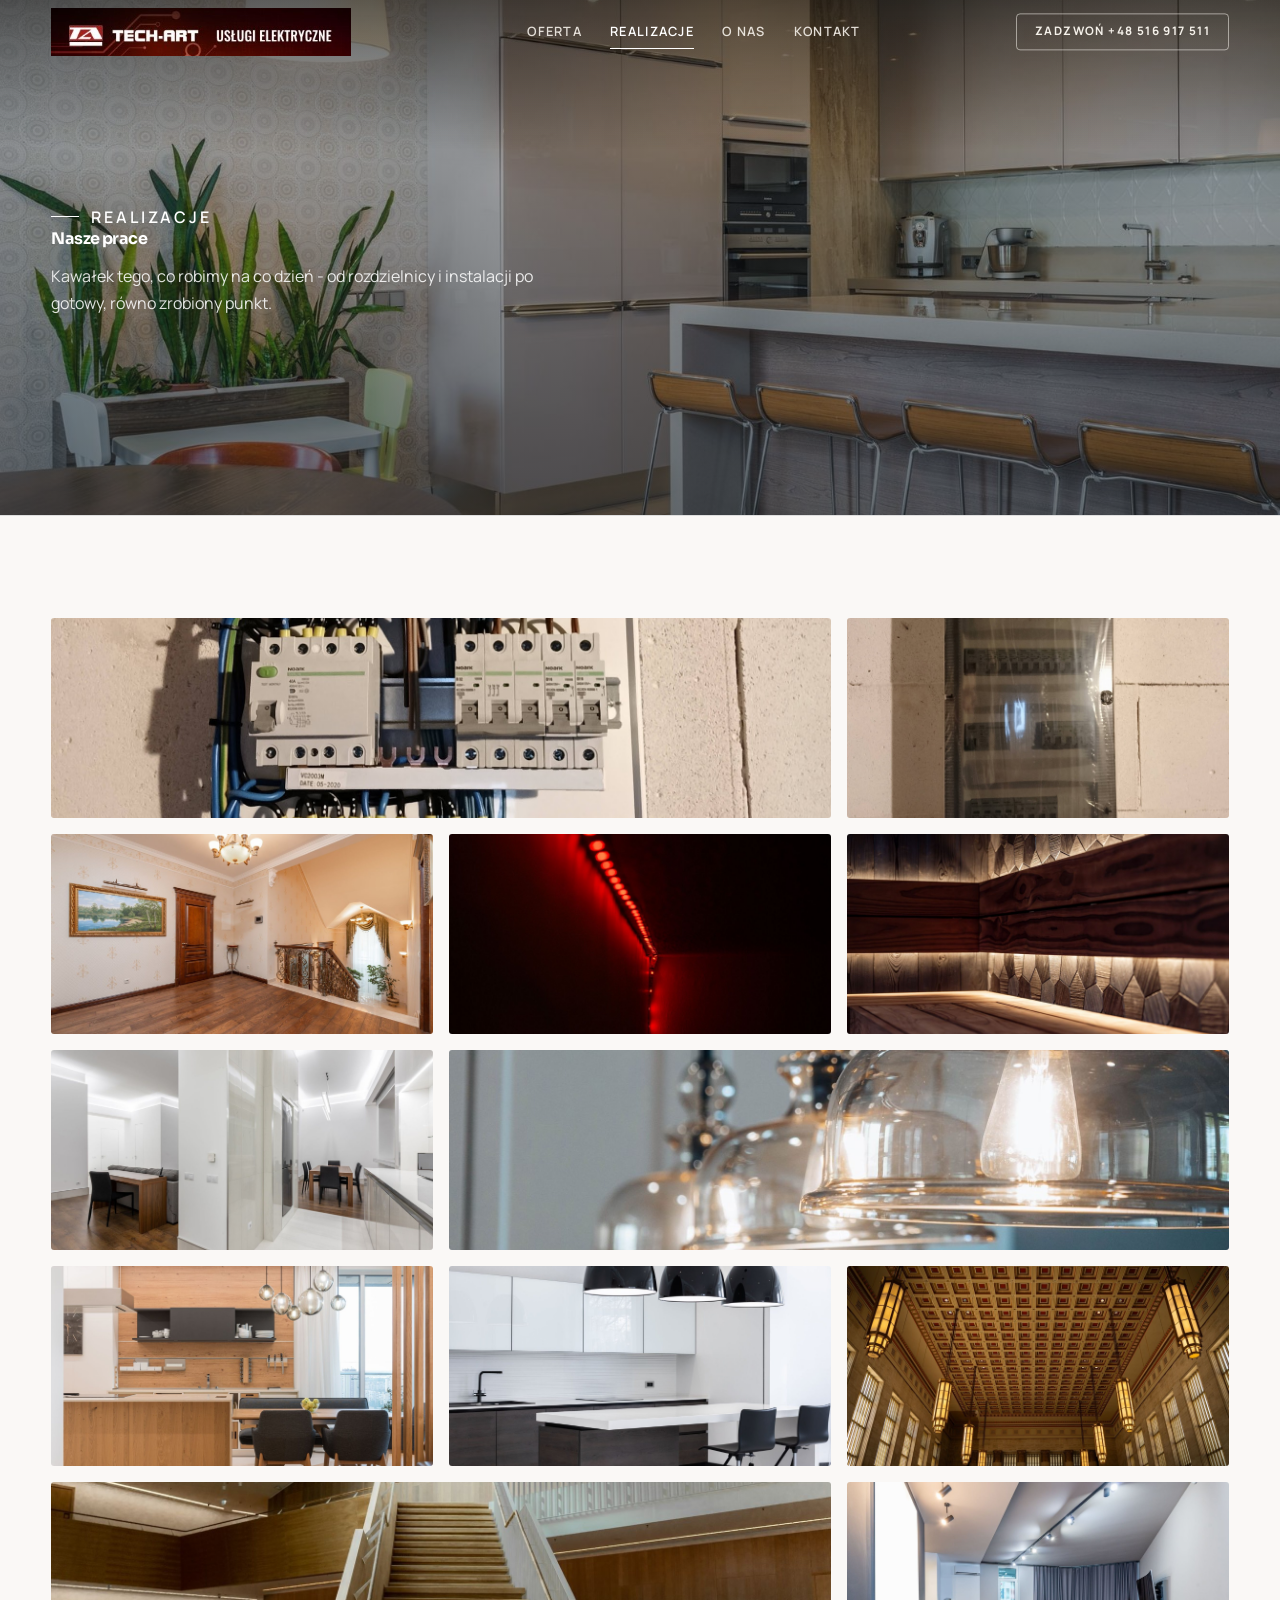
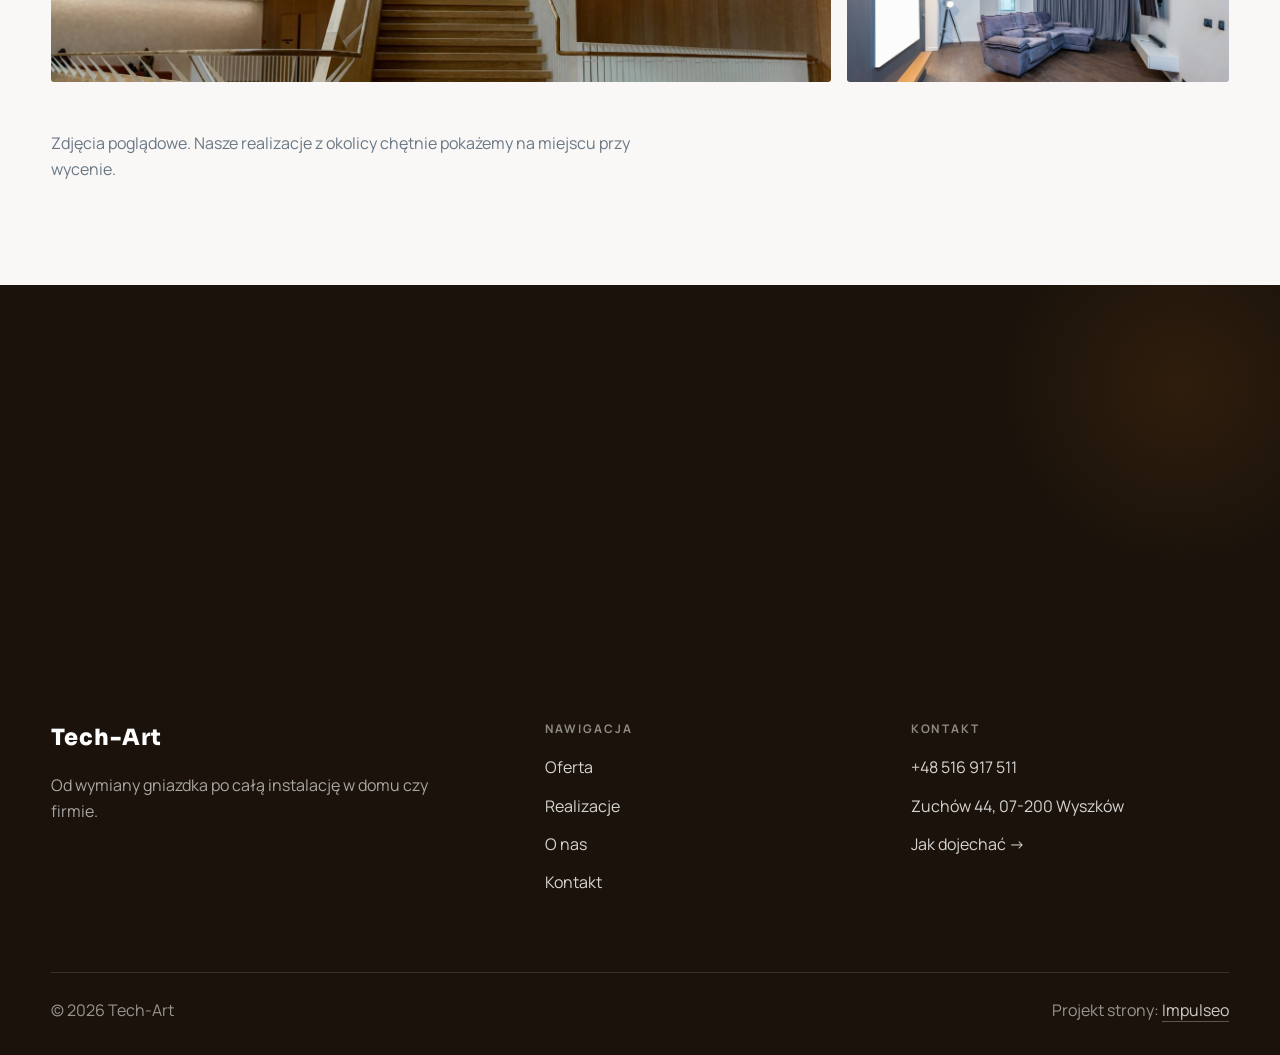
<file: realizacje.html>
<!DOCTYPE html>
<html lang="pl">
<head>
<meta charset="UTF-8">
<meta name="viewport" content="width=device-width, initial-scale=1.0">
<title>Realizacje - Tech-Art</title>
<meta name="description" content="Realizacje Tech-Art: Instalacja i podłączenie, Rozdzielnica, Osprzęt i gniazda, Przyłącze i prace zewnętrzne, Zasilanie budynku">
<link rel="preconnect" href="https://fonts.googleapis.com">
<link rel="preconnect" href="https://fonts.gstatic.com" crossorigin>
<link href="https://fonts.googleapis.com/css2?family=Sora:wght@600;700;800&family=Manrope:wght@400;500;600&display=swap" rel="stylesheet">
<link rel="stylesheet" href="assets/styles.css">
</head>
<body>

<header class="nav">
  <div class="wrap nav-inner">
    <a class="brand brand-has-logo" href="index.html"><img class="brand-logo" src="img/logo.png" alt="Tech-Art"></a>
    <nav class="nav-links">
      <a href="oferta.html">Oferta</a>
      <a href="realizacje.html" class="active">Realizacje</a>
      <a href="o-nas.html">O nas</a>
      <a href="kontakt.html">Kontakt</a>
      <a href="tel:+48516917511" class="btn btn-accent">Zadzwoń +48 516 917 511</a>
    </nav>
    <button class="nav-toggle" aria-label="Menu"><span></span><span></span><span></span></button>
  </div>
</header>

<section class="pagehead">
  <img src="img/g10.jpg" alt="Tech-Art - Nasze prace">
  <div class="wrap">
    <span class="eyebrow">Realizacje</span>
    <h1>Nasze prace</h1>
    <p>Kawałek tego, co robimy na co dzień - od rozdzielnicy i instalacji po gotowy, równo zrobiony punkt.</p>
  </div>
</section>
<section>
  <div class="wrap">
    <div class="gallery">
      <div class="tile t-two3 reveal"><img src="img/g1.jpg" alt="Instalacja i podłączenie" loading="lazy"><div class="cap">Instalacja i podłączenie</div></div>
      <div class="tile t-third reveal"><img src="img/g2.jpg" alt="Rozdzielnica" loading="lazy"><div class="cap">Rozdzielnica</div></div>
      <div class="tile t-third reveal"><img src="img/g4.jpg" alt="Osprzęt i gniazda" loading="lazy"><div class="cap">Osprzęt i gniazda</div></div>
      <div class="tile t-third reveal"><img src="img/g5.jpg" alt="Przyłącze i prace zewnętrzne" loading="lazy"><div class="cap">Przyłącze i prace zewnętrzne</div></div>
      <div class="tile t-third reveal"><img src="img/g6.jpg" alt="Zasilanie budynku" loading="lazy"><div class="cap">Zasilanie budynku</div></div>
      <div class="tile t-third reveal"><img src="img/g7.jpg" alt="Oświetlenie wnętrza" loading="lazy"><div class="cap">Oświetlenie wnętrza</div></div>
      <div class="tile t-two3 reveal"><img src="img/g8.jpg" alt="Tech-Art" loading="lazy"></div>
      <div class="tile t-third reveal"><img src="img/g9.jpg" alt="Tech-Art" loading="lazy"></div>
      <div class="tile t-third reveal"><img src="img/g11.jpg" alt="Tech-Art" loading="lazy"></div>
      <div class="tile t-third reveal"><img src="img/g12.jpg" alt="Tech-Art" loading="lazy"></div>
      <div class="tile t-two3 reveal"><img src="img/g13.jpg" alt="Tech-Art" loading="lazy"></div>
      <div class="tile t-third reveal"><img src="img/g14.jpg" alt="Tech-Art" loading="lazy"></div>
    </div>
    <p class="muted reveal" style="margin-top:var(--space-7);font-size:var(--text-sm);max-width:62ch">Zdjęcia poglądowe. Nasze realizacje z okolicy chętnie pokażemy na miejscu przy wycenie.</p>
  </div>
</section>
<section class="cta">
  <div class="wrap">
    <div class="reveal">
      <span class="eyebrow">Współpraca</span>
      <h2>Spodobały Ci się nasze prace?</h2>
      <p>Opowiedz, co trzeba zrobić - przygotujemy wycenę dopasowaną do potrzeb.</p>
    </div>
    <div class="cta-actions reveal">
      <a href="kontakt.html" class="btn btn-light">Zapytaj o wycenę <span class="arr">→</span></a>
      <a href="tel:+48516917511" class="btn btn-ghost" style="color:#fff;border-color:rgba(255,255,255,.3)">+48 516 917 511</a>
    </div>
  </div>
</section>

<footer>
  <div class="wrap">
    <div class="foot-grid">
      <div class="foot-brand">
        <div class="name">Tech-Art</div>
        <p>Od wymiany gniazdka po całą instalację w domu czy firmie.</p>
      </div>
      <div class="foot-col">
        <h4>Nawigacja</h4>
        <a href="oferta.html">Oferta</a>
        <a href="realizacje.html">Realizacje</a>
        <a href="o-nas.html">O nas</a>
        <a href="kontakt.html">Kontakt</a>
      </div>
      <div class="foot-col">
        <h4>Kontakt</h4>
        <a href="tel:+48516917511">+48 516 917 511</a>
        <p>Zuchów 44, 07-200 Wyszków</p>
        <a href="https://maps.google.com/?cid=8040928543461426084&g_mp=CiVnb29nbGUubWFwcy5wbGFjZXMudjEuUGxhY2VzLkdldFBsYWNlEAIYBCAA" target="_blank" rel="noopener">Jak dojechać →</a>
      </div>
    </div>
    <div class="foot-bot">
      <span>© 2026 Tech-Art</span>
      <span>Projekt strony: <a class="foot-credit" href="https://impulseo.pl" target="_blank" rel="noopener">Impulseo</a></span>
    </div>
  </div>
</footer>
<div class="sticky-call"><a class="sc-call" href="tel:+48516917511"><svg class="ico-tel" width="16" height="16" viewBox="0 0 24 24" fill="none" aria-hidden="true"><path d="M6.6 10.8a15.5 15.5 0 0 0 6.6 6.6l2.2-2.2a1 1 0 0 1 1-.24 11.4 11.4 0 0 0 3.6.58 1 1 0 0 1 1 1V20a1 1 0 0 1-1 1A17 17 0 0 1 3 4a1 1 0 0 1 1-1h3.5a1 1 0 0 1 1 1c0 1.25.2 2.46.58 3.6a1 1 0 0 1-.25 1l-2.23 2.2Z" fill="currentColor"/></svg> Zadzwoń</a><a class="sc-quote" href="kontakt.html">Bezpłatna wycena</a></div>

<script src="assets/main.js"></script>
</body>
</html>
</file>
<file: assets/styles.css>
/* ============================================================
   STOLBASZ — premium, architektoniczny B2B fit-out
   Jasna paleta, zero brązu. System wg premium-web-craft.
   Projekt strony: Impulseo (impulseo.pl)
   ============================================================ */

:root{
  /* PALETA — jasna, architektoniczna, chłodna */
  --paper:#f5f7fa;          /* główne tło */
  --paper-2:#e7edf3;        /* sekcje alternatywne (chłodny jasny szary) */
  --paper-3:#e7edf3;        /* delikatne wypełnienia */
  --ink:#142231;            /* tekst główny — chłodny grafit */
  --ink-soft:#2c3e52;       /* nagłówki drugorzędne */
  --muted:#697785;          /* tekst poboczny */
  --line:rgba(20,34,49,.12);/* hairline */
  --accent:#e8a00c;         /* stonowany petrol-slate — jedyny akcent */
  --accent-d:#c47f06;
  --accent-soft:rgba(232,160,12,.10);
  --dark:#142231;           /* sekcje ciemne (stopka/CTA) */

  /* ODSTĘPY — skala 4/8 */
  --space-1:4px; --space-2:8px; --space-3:12px; --space-4:16px; --space-5:24px;
  --space-6:32px; --space-7:48px; --space-8:64px; --space-9:96px; --space-10:128px;

  /* TYPOGRAFIA — fluid clamp() */
  --text-sm:clamp(.82rem,.8rem+.1vw,.9rem);
  --text-base:clamp(1rem,.97rem+.15vw,1.1rem);
  --text-lg:clamp(1.12rem,1.05rem+.3vw,1.3rem);
  --text-h3:clamp(1.2rem,1.1rem+.5vw,1.5rem);
  --text-h2:clamp(1.9rem,1.5rem+1.9vw,2.8rem);
  --text-h1:clamp(2.6rem,1.9rem+3.6vw,4.6rem);

  /* PROMIENIE — architektoniczne, raczej ostre */
  --r-sm:3px; --r-md:6px; --r-lg:10px;

  /* RUCH */
  --ease:cubic-bezier(.25,.46,.45,.94); --dur:.24s;

  /* CIENIE — miękkie, warstwowe */
  --sh-sm:0 1px 2px rgba(16,24,32,.04), 0 2px 8px rgba(16,24,32,.05);
  --sh-md:0 2px 6px rgba(16,24,32,.05), 0 12px 28px -8px rgba(16,24,32,.12);
  --sh-lg:0 6px 14px rgba(16,24,32,.07), 0 26px 56px -18px rgba(16,24,32,.22);

  --hairline:1px solid var(--line);

  --font-display:'Sora','Manrope',sans-serif;
  --font-body:'Manrope',sans-serif;
}

*{box-sizing:border-box;margin:0;padding:0}
html{scroll-behavior:smooth}
body{
  font-family:var(--font-body);
  font-size:var(--text-base);
  line-height:1.65;
  color:var(--ink);
  background:var(--paper);
  -webkit-font-smoothing:antialiased;
  text-rendering:optimizeLegibility;
}
img{max-width:100%;display:block}
a{color:inherit;text-decoration:none}

.wrap{width:min(92%,1180px);margin-inline:auto}
section{padding-block:clamp(52px,6.5vw,96px)}

h1,h2,h3{font-family:var(--font-display);font-weight:700;line-height:1.08;letter-spacing:-.02em;color:var(--ink)}
h1{font-size:var(--text-h1);letter-spacing:-.035em}
h2{font-size:var(--text-h2);letter-spacing:-.025em}
h3{font-size:var(--text-h3)}
p{max-width:65ch}

.eyebrow{
  font-family:var(--font-body);
  font-size:var(--text-sm);
  font-weight:600;
  letter-spacing:.18em;
  text-transform:uppercase;
  color:var(--accent);
  display:inline-flex;align-items:center;gap:var(--space-3);
}
.eyebrow::before{content:"";width:28px;height:1px;background:var(--accent);display:inline-block}

.muted{color:var(--muted)}
.lead{font-size:var(--text-lg);line-height:1.55;color:var(--ink-soft);max-width:50ch}

/* ---------- BUTTONS ---------- */
.btn{
  display:inline-flex;align-items:center;gap:var(--space-2);
  font-weight:600;font-size:var(--text-sm);letter-spacing:.02em;
  padding:var(--space-4) var(--space-6);
  border-radius:var(--r-sm);
  transition:transform var(--dur) var(--ease),box-shadow var(--dur) var(--ease),background var(--dur) var(--ease);
  cursor:pointer;border:1px solid transparent;
}
.btn-accent{background:var(--accent);color:#fff;box-shadow:var(--sh-sm)}
.btn-accent:hover{background:var(--accent-d);transform:translateY(-2px);box-shadow:var(--sh-md)}
.btn-accent:active{transform:translateY(0);box-shadow:var(--sh-sm)}
.btn-ghost{background:transparent;color:var(--ink);border-color:var(--line)}
.btn-ghost:hover{border-color:var(--accent);color:var(--accent);transform:translateY(-2px)}
.btn-light{background:#fff;color:var(--ink);box-shadow:var(--sh-sm)}
.btn-light:hover{transform:translateY(-2px);box-shadow:var(--sh-md)}
.btn .arr{transition:transform var(--dur) var(--ease)}
.btn:hover .arr{transform:translateX(4px)}

/* ---------- NAV ---------- */
.nav{
  position:sticky;top:0;z-index:50;
  background:color-mix(in srgb,var(--paper) 88%,transparent);
  backdrop-filter:saturate(140%) blur(10px);
  border-bottom:var(--hairline);
}
.nav-inner{display:flex;align-items:center;justify-content:space-between;height:72px}
.brand{display:flex;flex-direction:column;line-height:1}
.brand .name{font-family:var(--font-display);font-weight:800;font-size:1.35rem;letter-spacing:.04em}
.brand .sub{font-size:.62rem;letter-spacing:.34em;text-transform:uppercase;color:var(--muted);margin-top:5px}
.nav-links{display:flex;align-items:center;gap:var(--space-6)}
.nav-links a{font-size:var(--text-sm);font-weight:500;color:var(--ink-soft);position:relative;padding-block:4px;transition:color var(--dur) var(--ease)}
.nav-links a::after{content:"";position:absolute;left:0;bottom:0;width:0;height:1.5px;background:var(--accent);transition:width var(--dur) var(--ease)}
.nav-links a:hover,.nav-links a.active{color:var(--ink)}
.nav-links a:hover::after,.nav-links a.active::after{width:100%}
.nav-links .btn{padding:var(--space-2) var(--space-5)}
/* przyciski w nav: właściwy kolor (przebij .nav-links a) + bez podkreślenia */
.nav-links a.btn-accent{color:#fff}
.nav-links a.btn-ghost,.nav-links a.btn-light{color:var(--ink)}
.nav-links a.btn::after{display:none}
.nav-toggle{display:none;background:none;border:none;cursor:pointer;flex-direction:column;gap:5px;padding:8px}
.nav-toggle span{width:24px;height:2px;background:var(--ink);transition:var(--dur)}

/* ---------- HERO (split) ---------- */
.hero{position:relative;overflow:hidden;border-bottom:var(--hairline)}
.hero-grid{display:grid;grid-template-columns:1.05fr .95fr;gap:clamp(24px,4vw,60px);align-items:center;
  padding-block:clamp(36px,4.5vw,64px)}
.hero-copy .eyebrow{margin-bottom:var(--space-5)}
.hero-copy h1{margin-bottom:var(--space-5)}
.hero-copy .lead{margin-bottom:var(--space-7)}
.hero-actions{display:flex;flex-wrap:wrap;gap:var(--space-4)}
.hero-art{position:relative;aspect-ratio:4/3;border-radius:var(--r-lg);overflow:hidden;box-shadow:var(--sh-lg)}
.hero-art img{width:100%;height:100%;object-fit:cover}
.hero-art::after{content:"";position:absolute;inset:0;background:linear-gradient(180deg,transparent 55%,rgba(18,24,28,.28))}
.hero-badge{position:absolute;left:var(--space-5);bottom:var(--space-5);z-index:2;
  background:rgba(252,252,251,.94);backdrop-filter:blur(4px);
  border-radius:var(--r-md);padding:var(--space-4) var(--space-5);box-shadow:var(--sh-md);max-width:78%}
.hero-badge strong{display:block;font-family:var(--font-display);font-size:1rem;letter-spacing:-.01em}
.hero-badge span{font-size:var(--text-sm);color:var(--muted)}

/* ---------- HERO duży / kinowy (strona główna) ---------- */
.hero-cine{position:relative;min-height:clamp(560px,82vh,840px);min-height:clamp(560px,82svh,840px);display:flex;align-items:center;overflow:hidden;border-bottom:var(--hairline)}
.hero-cine>img{position:absolute;inset:0;width:100%;height:100%;object-fit:cover;z-index:0}
.hero-cine::after{content:"";position:absolute;inset:0;z-index:1;
  background:linear-gradient(95deg,rgba(13,18,23,.86) 0%,rgba(13,18,23,.64) 32%,rgba(13,18,23,.24) 62%,rgba(13,18,23,.04) 100%)}
.hero-cine .wrap{position:relative;z-index:2;padding-block:var(--space-8)}
.hero-cine .hero-copy{max-width:660px}
.hero-cine .eyebrow{color:#fff;margin-bottom:var(--space-5)}
.hero-cine .eyebrow::before{background:#fff}
.hero-cine h1{color:#fff;margin-bottom:var(--space-5);font-size:clamp(2.9rem,2rem+4.4vw,5.2rem)}
.hero-cine .lead{color:rgba(255,255,255,.92);max-width:48ch;margin-bottom:var(--space-7)}
.hero-cine .hero-actions{display:flex;flex-wrap:wrap;gap:var(--space-4)}
@media(max-width:680px){
  .hero-cine{min-height:clamp(520px,76vh,640px);min-height:clamp(520px,76svh,640px);align-items:flex-end}
  .hero-cine::after{background:linear-gradient(0deg,rgba(13,18,23,.9) 6%,rgba(13,18,23,.45) 55%,rgba(13,18,23,.25) 100%)}
  .hero-cine .wrap{padding-bottom:var(--space-9)}
}

/* full-bleed hero variant (podstrony) */
.pagehead{position:relative;min-height:46vh;min-height:46svh;display:flex;align-items:flex-end;overflow:hidden;border-bottom:var(--hairline)}
.pagehead img{position:absolute;inset:0;width:100%;height:100%;object-fit:cover}
.pagehead::after{content:"";position:absolute;inset:0;background:linear-gradient(180deg,rgba(18,24,28,.25),rgba(18,24,28,.62))}
.pagehead .wrap{position:relative;z-index:2;padding-block:var(--space-9);color:#fff}
.pagehead h1{color:#fff;max-width:18ch}
.pagehead .eyebrow{color:#fff}
.pagehead .eyebrow::before{background:#fff}
.pagehead p{color:rgba(255,255,255,.86);margin-top:var(--space-4);max-width:54ch}

/* ---------- STRIP (pasek skrótów / liczby) ---------- */
.strip{background:var(--dark);color:#fff}
.strip .wrap{display:grid;grid-template-columns:repeat(4,1fr);gap:var(--space-6);padding-block:var(--space-8)}
.strip .item .k{font-family:var(--font-display);font-size:clamp(1.6rem,1.2rem+1.4vw,2.4rem);font-weight:800;letter-spacing:-.02em;color:#fff}
.strip .item .v{font-size:var(--text-sm);color:rgba(255,255,255,.66);margin-top:var(--space-2);line-height:1.45}
.strip .item{border-left:2px solid var(--accent);padding-left:var(--space-5)}

/* ---------- SECTION HEAD ---------- */
.head{max-width:48rem;margin-bottom:var(--space-8)}
.head.center{margin-inline:auto;text-align:center}
.head .eyebrow{margin-bottom:var(--space-4)}
.head h2{margin-bottom:var(--space-4)}
.head p{color:var(--muted);font-size:var(--text-lg);line-height:1.55}
.head.center p{margin-inline:auto}

/* ---------- INTRO SPLIT ---------- */
.split{display:grid;grid-template-columns:.92fr 1.08fr;gap:clamp(28px,5vw,80px);align-items:center}
.split.rev{grid-template-columns:1.08fr .92fr}
.split.rev .split-art{order:-1}
.split-art{position:relative;aspect-ratio:5/4;border-radius:var(--r-lg);overflow:hidden;box-shadow:var(--sh-lg)}
.split-art img{width:100%;height:100%;object-fit:cover}
.split-copy h2{margin-bottom:var(--space-5)}
.split-copy p+p{margin-top:var(--space-4)}
.split-copy .btn{margin-top:var(--space-6)}

/* ---------- SERVICES (zakres) ---------- */
.svc-grid{display:grid;grid-template-columns:repeat(auto-fit,minmax(280px,1fr));gap:var(--space-5)}
.svc{background:#fff;border:var(--hairline);border-radius:var(--r-md);padding:var(--space-7) var(--space-6);
  transition:transform var(--dur) var(--ease),box-shadow var(--dur) var(--ease),border-color var(--dur) var(--ease);
  position:relative;overflow:hidden}
.svc::before{content:"";position:absolute;left:0;top:0;width:3px;height:0;background:var(--accent);transition:height var(--dur) var(--ease)}
.svc:hover{transform:translateY(-4px);box-shadow:var(--sh-md);border-color:transparent}
.svc:hover::before{height:100%}
.svc .ic{font-family:var(--font-display);font-size:.8rem;font-weight:700;letter-spacing:.12em;color:var(--accent);margin-bottom:var(--space-4)}
.svc h3{margin-bottom:var(--space-3);font-size:1.22rem}
.svc p{color:var(--muted);font-size:var(--text-base);line-height:1.6}

/* big detailed service rows */
.svc-row{display:grid;grid-template-columns:.8fr 1.2fr;gap:clamp(20px,4vw,60px);align-items:center;padding-block:var(--space-8)}
.svc-row+.svc-row{border-top:var(--hairline)}
.svc-row.rev{grid-template-columns:1.2fr .8fr}
.svc-row.rev .svc-row-art{order:-1}
.svc-row-art{aspect-ratio:4/3;border-radius:var(--r-md);overflow:hidden;box-shadow:var(--sh-md)}
.svc-row-art img{width:100%;height:100%;object-fit:cover}
.svc-row h3{font-size:1.5rem;margin-bottom:var(--space-4)}
.svc-row .num{font-family:var(--font-display);font-size:.85rem;font-weight:700;letter-spacing:.14em;color:var(--accent);display:block;margin-bottom:var(--space-3)}
.svc-row ul{list-style:none;margin-top:var(--space-4);display:flex;flex-direction:column;gap:var(--space-2)}
.svc-row li{position:relative;padding-left:var(--space-5);color:var(--muted);font-size:var(--text-base)}
.svc-row li::before{content:"";position:absolute;left:0;top:.62em;width:8px;height:1px;background:var(--accent)}

/* ---------- GALLERY (realizacje) ---------- */
.gallery{display:grid;grid-template-columns:repeat(12,1fr);gap:var(--space-4);grid-auto-rows:200px}
/* GALERIA MASONRY — pionowe zdjęcia (portrety beauty/wellness) bez przycinania: kolumny, height auto */
.gallery-masonry{column-count:3;column-gap:var(--space-4)}
@media(max-width:900px){.gallery-masonry{column-count:2}}
@media(max-width:560px){.gallery-masonry{column-count:1}}
.gallery-masonry .m-tile{break-inside:avoid;margin:0 0 var(--space-4);padding:0;position:relative;overflow:hidden;border-radius:var(--r-md);border:1px solid var(--line)}
.gallery-masonry .m-tile img{width:100%;height:auto;display:block}
.gallery-masonry .m-tile .cap{position:absolute;left:0;right:0;bottom:0;padding:var(--space-4);color:#fff;background:linear-gradient(0deg,rgba(0,0,0,.55),transparent);font-size:var(--text-sm)}
.gallery-masonry .m-tile .cap small{display:block;font-weight:400;opacity:.78;letter-spacing:.04em;text-transform:uppercase;font-size:.66rem;margin-top:3px}
.tile{position:relative;overflow:hidden;border-radius:var(--r-md);box-shadow:var(--sh-sm);
  transition:transform var(--dur) var(--ease),box-shadow var(--dur) var(--ease)}
.tile img{width:100%;height:100%;object-fit:cover;transition:transform .6s var(--ease)}
.tile:hover{box-shadow:var(--sh-md)}
.tile:hover img{transform:scale(1.05)}
.tile .cap{position:absolute;left:0;right:0;bottom:0;padding:var(--space-5) var(--space-4) var(--space-4);
  background:linear-gradient(transparent,rgba(18,24,28,.78));color:#fff;
  font-size:var(--text-sm);font-weight:600;letter-spacing:.01em;
  opacity:0;transform:translateY(8px);transition:var(--dur) var(--ease)}
.tile:hover .cap{opacity:1;transform:translateY(0)}
.tile .cap small{display:block;font-weight:400;opacity:.78;letter-spacing:.04em;text-transform:uppercase;font-size:.66rem;margin-top:3px}
/* bento spans */
.t-wide{grid-column:span 6}
.t-tall{grid-column:span 6;grid-row:span 2}
.t-std{grid-column:span 6}
.t-third{grid-column:span 4}
.t-two3{grid-column:span 8}

/* ---------- TRUST / WIARYGODNOŚĆ ---------- */
.trust{background:var(--paper-2)}
.trust-grid{display:grid;grid-template-columns:repeat(auto-fit,minmax(240px,1fr));gap:var(--space-5);margin-top:var(--space-7)}
.trust-card{background:#fff;border-radius:var(--r-md);padding:var(--space-7) var(--space-6);box-shadow:var(--sh-sm);border-top:3px solid var(--accent)}
.trust-card .big{font-family:var(--font-display);font-size:clamp(1.8rem,1.3rem+1.6vw,2.6rem);font-weight:800;letter-spacing:-.02em;color:var(--ink);line-height:1}
.trust-card h3{font-size:1.12rem;margin:var(--space-3) 0 var(--space-2)}
.trust-card p{color:var(--muted);font-size:var(--text-base);line-height:1.55}

/* ---------- CTA band ---------- */
.cta{background:var(--dark);color:#fff;position:relative;overflow:hidden}
.cta .wrap{display:grid;grid-template-columns:1.4fr .6fr;gap:var(--space-7);align-items:center;position:relative;z-index:2}
.cta h2{color:#fff;max-width:20ch}
.cta p{color:rgba(255,255,255,.74);margin-top:var(--space-4)}
.cta-actions{display:flex;flex-direction:column;gap:var(--space-3);align-items:flex-start}
.cta::before{content:"";position:absolute;right:-80px;top:-80px;width:360px;height:360px;border-radius:50%;
  background:radial-gradient(circle,var(--accent-soft),transparent 70%)}

/* ---------- CONTACT ---------- */
.contact-grid{display:grid;grid-template-columns:.85fr 1.15fr;gap:clamp(28px,4vw,56px);align-items:start}
.info-list{display:flex;flex-direction:column;gap:var(--space-2)}
.info-row{display:flex;gap:var(--space-4);align-items:flex-start;padding-block:var(--space-4);border-bottom:var(--hairline)}
.info-row .ic{flex:none;width:42px;height:42px;display:grid;place-items:center;border-radius:50%;
  background:var(--accent-soft);color:var(--accent);font-size:1.05rem}
.info-row .lbl{font-size:.72rem;letter-spacing:.14em;text-transform:uppercase;color:var(--muted)}
.info-row .val{font-weight:600;font-size:var(--text-base);margin-top:2px}
.info-row a.val:hover{color:var(--accent)}
.map{border:none;border-radius:var(--r-lg);box-shadow:var(--sh-md);width:100%;height:100%;min-height:380px;filter:grayscale(.2) contrast(1.02)}
.form{background:#fff;border:var(--hairline);border-radius:var(--r-lg);padding:clamp(24px,3vw,40px);box-shadow:var(--sh-sm)}
.form .fld{margin-bottom:var(--space-5)}
.form label{display:block;font-size:var(--text-sm);font-weight:600;margin-bottom:var(--space-2)}
.form input,.form textarea{width:100%;font-family:inherit;font-size:var(--text-base);color:var(--ink);
  padding:var(--space-4);border:var(--hairline);border-radius:var(--r-sm);background:var(--paper);transition:border-color var(--dur)}
.form input:focus,.form textarea:focus{outline:none;border-color:var(--accent);background:#fff}
.form textarea{resize:vertical;min-height:120px}
.form .note{font-size:var(--text-sm);color:var(--muted);margin-top:var(--space-3)}

/* ---------- FOOTER ---------- */
footer{background:var(--dark);color:#fff;padding-block:var(--space-9) var(--space-6)}
.foot-grid{display:grid;grid-template-columns:1.4fr 1fr 1fr;gap:var(--space-7);margin-bottom:var(--space-8)}
.foot-brand .name{font-family:var(--font-display);font-weight:800;font-size:1.4rem;letter-spacing:.04em}
.foot-brand p{color:rgba(255,255,255,.62);margin-top:var(--space-4);font-size:var(--text-base);max-width:38ch}
.foot-col h4{font-size:.74rem;letter-spacing:.16em;text-transform:uppercase;color:rgba(255,255,255,.5);margin-bottom:var(--space-4)}
.foot-col a,.foot-col p{display:block;color:rgba(255,255,255,.82);font-size:var(--text-base);margin-bottom:var(--space-3)}
.foot-col a:hover{color:#fff}
.foot-bot{border-top:1px solid rgba(255,255,255,.12);padding-top:var(--space-5);display:flex;justify-content:space-between;flex-wrap:wrap;gap:var(--space-3);
  font-size:var(--text-sm);color:rgba(255,255,255,.55)}
.foot-bot a:hover{color:#fff}

/* ---------- REVEAL ---------- */
.reveal{opacity:0;transform:translateY(22px);transition:opacity .6s var(--ease),transform .6s var(--ease)}
.reveal.in{opacity:1;transform:none}

/* ---------- RESPONSIVE ---------- */
@media(max-width:920px){
  .hero-grid,.split,.split.rev,.svc-row,.svc-row.rev,.cta .wrap,.contact-grid,.foot-grid{grid-template-columns:1fr}
  .split.rev .split-art,.svc-row.rev .svc-row-art{order:0}
  .hero-art{aspect-ratio:16/10;max-height:420px}
  .strip .wrap{grid-template-columns:repeat(2,1fr);gap:var(--space-7)}
  .gallery{grid-auto-rows:180px}
  .t-wide,.t-tall,.t-std,.t-third,.t-two3{grid-column:span 6}
  .t-tall{grid-row:span 1}
  .cta-actions{flex-direction:row;flex-wrap:wrap}
  .foot-grid{gap:var(--space-6)}
}
@media(max-width:680px){
  .nav-links{position:fixed;inset:72px 0 auto 0;background:var(--paper);flex-direction:column;align-items:stretch;
    gap:0;padding:var(--space-4) 6%;border-bottom:var(--hairline);box-shadow:var(--sh-md);
    transform:translateY(-120%);transition:transform var(--dur) var(--ease)}
  .nav-links.open{transform:translateY(0)}
  .nav-links a{padding-block:var(--space-4);border-bottom:var(--hairline)}
  .nav-links .btn{margin-top:var(--space-3);justify-content:center}
  .nav-toggle{display:flex}
  .strip .wrap{grid-template-columns:1fr}
  .gallery{grid-template-columns:repeat(6,1fr)}
  .foot-grid{grid-template-columns:1fr}
}
@media(prefers-reduced-motion:reduce){
  *{animation-duration:.01ms!important;transition:none!important}
  .reveal{opacity:1!important;transform:none!important}
  html{scroll-behavior:auto}
}

/* ============================================================
   PREMIUM LAYER — destylat deep-researchu branż (anty-AI, spokój).
   Zmienne STOLBASZ (--accent/--ink/--paper/--line/--dark). Ruch ledwo
   zauważalny, krzywa cubic-bezier(.16,.84,.44,1); prefers-reduced-motion
   pokryte blanketem wyżej. Karty hairline zamiast cieni = #1 sygnał „nie-AI".
   ============================================================ */

/* więcej oddechu między sekcjami (liderzy: 110-130px) */
section{padding-block:clamp(64px,8vw,128px)}

/* 1) Aksamitny reveal — dłuższa, miękka krzywa zamiast „skoku" */
.reveal{transition:opacity .9s cubic-bezier(.16,.84,.44,1),transform .9s cubic-bezier(.16,.84,.44,1);will-change:opacity,transform}
/* stagger TYLKO w galerii (tam pozycja = porządek dzieci) */
.gallery .reveal:nth-child(2){transition-delay:.07s}
.gallery .reveal:nth-child(3){transition-delay:.14s}
.gallery .reveal:nth-child(4){transition-delay:.21s}
.gallery .reveal:nth-child(5){transition-delay:.28s}
.gallery .reveal:nth-child(6){transition-delay:.35s}

/* 2) Hero STATYCZNY na .hero-cine — Ken Burns CAŁKIEM WYŁĄCZONY 26.06 (3. zgłoszenie Szymona).
   GENEZA: animowanie scale na <img> hero z teksturami (cegły/framugi) re-samplinguje obraz
   klatka po klatce → na części ekranów drobne drganie/shimmer = „heroshot się trzęsie".
   translateY usunięto wcześniej, scale-only + will-change/GPU NIE wystarczyły do GWARANCJI gładkości.
   Krzysztof zażądał pewności („make sure, że błąd się nie pojawi") > efekt. Zero animacji = 0% drgania.
   Delikatny zoom zostaje TYLKO w pełnoekranowych hero gastro/studio (hg-bg/hs-bg — tło, inny
   mechanizm, chwalone, nigdy nie zgłaszane). NIE wracać do KB na .hero-cine bez realnego testu
   na sprzęcie klienta — to ryzyko regresji „trzęsienia”. */
/* BEZPIECZNY "wow" na hero = jednorazowy FADE-IN (opacity), nie zoom.
   opacity nie dotyka bitmapy → gładkie na KAŻDYM zdjęciu/ekranie/GPU, zero ryzyka migotania.
   Geometryczny ruch (scale/translate) na .hero-cine jest ZAKAZANY (bramka pilnuje). */
@keyframes heroFade{from{opacity:0}to{opacity:1}}
.hero-cine>img{transform:none;animation:heroFade 1.1s ease-out both}

/* 3) Akcentowy hairline pod nagłówkiem sekcji, który „rysuje się" przy wejściu */
.head h2{position:relative;padding-bottom:18px}
.head h2::after{content:"";position:absolute;left:0;bottom:0;height:1px;width:0;background:var(--accent);transition:width 1s cubic-bezier(.16,.84,.44,1) .15s}
.head.center h2::after{left:50%;transform:translateX(-50%)}
.head.reveal.in h2::after,.head.center.reveal.in h2::after{width:54px}

/* 4) Karty HAIRLINE zamiast cieni/zaokrągleń (najmocniejszy anty-AI detal) */
.svc{background:transparent;border:1px solid var(--line);border-radius:var(--r-sm);box-shadow:none}
.svc:hover{box-shadow:none;border-color:var(--accent);transform:translateY(-3px)}
.trust-card{background:transparent;box-shadow:none;border:1px solid var(--line);border-top:2px solid var(--accent);border-radius:var(--r-sm)}
.tile{box-shadow:none;border-radius:var(--r-sm)}
.tile:hover{box-shadow:none}

/* 5) Sticky-nav kondensuje się po przewinięciu (sygnał dopracowania) */
.nav{transition:box-shadow .4s ease,background .4s ease}
.nav.is-stuck{box-shadow:0 1px 0 var(--line),0 14px 30px -24px rgba(0,0,0,.45)}
.nav-inner{transition:height .35s var(--ease)}
.nav.is-stuck .nav-inner{height:60px}

/* 6) MANIFESTO — pełnoekranowy cytat-bohater (zastępuje generyczne „Dlaczego my") */
.manifesto{background:var(--paper-2);text-align:center}
.manifesto .wrap{max-width:60rem}
.manifesto p{font-family:var(--font-display);font-style:italic;font-size:clamp(1.6rem,1rem+2.4vw,2.8rem);line-height:1.32;color:var(--ink-soft);margin-inline:auto;max-width:26ch;position:relative;padding-top:var(--space-8)}
.manifesto p::before{content:"";position:absolute;top:0;left:50%;transform:translateX(-50%);width:54px;height:1px;background:var(--accent)}
.manifesto p span{color:var(--accent);font-style:italic}

/* 7) GATEWAYS — 3 duże bramy-zdjęcia (zamiast paska menu usług) */
.gateways{display:grid;grid-template-columns:repeat(3,1fr);gap:var(--space-4)}
.gateway{position:relative;aspect-ratio:3/4;overflow:hidden;border-radius:var(--r-sm);display:block}
.gateway img{width:100%;height:100%;object-fit:cover;transition:transform .8s var(--ease),filter .5s var(--ease)}
.gateway::after{content:"";position:absolute;inset:0;background:linear-gradient(180deg,transparent 38%,rgba(18,24,28,.74))}
.gateway:hover img{transform:scale(1.05);filter:brightness(1.05)}
.gateway .g-ttl{position:absolute;left:0;right:0;bottom:0;z-index:2;padding:var(--space-6) var(--space-5);color:#fff;font-family:var(--font-display);font-size:1.45rem;letter-spacing:-.01em;line-height:1.15}
.gateway .g-ttl small{display:block;font-family:var(--font-body);font-size:var(--text-sm);font-weight:400;opacity:.82;letter-spacing:.03em;margin-top:5px}
@media(max-width:760px){.gateways{grid-template-columns:1fr}.gateway{aspect-ratio:16/10}}

/* 8) LOGO klienta w nagłówku (gdy podane --logo) */
/* 52px domyślnie (feedback Bartka 06.07.2026: 40px ginęło, uwaga padła 3x; ~56px sprawdzone na żywym demie anna-borowiec-makeup) */
.brand-logo{height:64px;width:auto;max-width:300px;object-fit:contain;display:block}
.nav.is-stuck .brand-logo{height:52px}
@media(max-width:680px){.brand-logo{height:46px;max-width:210px}}

/* === rodzina: fachowcy === */
/* ============================================================
   RODZINA: FACHOWCY (hydraulik/elektryk/remont/brukarstwo/ogrodzenia)
   Doklejane NA WIERZCH base.css. Dziedziczy paletę/fonty skórki (trade/elektryk).
   Filozofia: telefon-bohater + zaufanie + „bezpłatna wycena". Spokój, nie krzyk.
   (count-up i podwójny iframe mapy świadomie pominięte - krytyka blueprintu.)
   ============================================================ */

/* --- PROCES - oś „jak pracujemy" (podpis rodziny, czego nie ma w meblach) --- */
.proces{background:var(--paper-2)}
.proces-line{list-style:none;display:grid;grid-template-columns:repeat(4,1fr);gap:var(--space-5);position:relative;margin:0;padding:0}
.proces-line li{position:relative;padding-top:var(--space-7)}
.proces-line li::before{content:"";position:absolute;top:14px;left:0;right:0;height:1px;background:var(--line)}
.proces-line li:last-child::before{right:50%}
.proces-line li:first-child::before{left:50%}
.proces-line li::after{content:"";position:absolute;top:9px;left:calc(50% - 6px);width:11px;height:11px;border-radius:50%;background:var(--accent);box-shadow:0 0 0 4px var(--paper-2)}
.proces-line .pno{font-family:var(--font-display);font-weight:800;font-size:1.5rem;color:var(--accent);letter-spacing:-.02em;display:block;margin-bottom:var(--space-3);text-align:center}
.proces-line h3{font-size:1.1rem;margin-bottom:var(--space-2);text-align:center}
.proces-line p{color:var(--muted);font-size:var(--text-sm);line-height:1.5;text-align:center;max-width:26ch;margin-inline:auto}
@media(max-width:820px){
  .proces-line{grid-template-columns:1fr;gap:0}
  .proces-line li{padding:var(--space-5) 0 var(--space-5) var(--space-7)}
  .proces-line li::before{left:5px;right:auto;top:0;bottom:0;width:1px;height:auto}
  .proces-line li:first-child::before,.proces-line li:last-child::before{left:5px;right:auto}
  .proces-line li::after{top:var(--space-6);left:0}
  .proces-line .pno,.proces-line h3,.proces-line p{text-align:left;margin-inline:0}
}

/* --- OBSZAR DZIAŁANIA - lokalność (chipy z REALNEGO miasta, bez drugiego iframe) --- */
.obszar .head{text-align:center;margin-inline:auto}
.obszar .head .eyebrow{justify-content:center}
.obszar-list{list-style:none;display:flex;flex-wrap:wrap;justify-content:center;gap:var(--space-3);margin:0;padding:0;max-width:60rem;margin-inline:auto}
.obszar-list li{border:1px solid var(--line);border-radius:999px;padding:var(--space-2) var(--space-5);
  font-size:var(--text-sm);font-weight:600;color:var(--ink-soft);transition:border-color .24s var(--ease),color .24s var(--ease)}
.obszar-list li:hover{border-color:var(--accent);color:var(--accent)}
.obszar-list li.is-home{background:var(--accent);border-color:var(--accent);color:#fff}

/* --- STICKY-CALL - dolny pasek mobile (najważniejszy konwerter tej rodziny) --- */
.sticky-call{display:none}
@media(max-width:820px){
  .sticky-call{display:grid;grid-template-columns:1fr 1fr;gap:1px;position:fixed;left:0;right:0;bottom:0;z-index:90;
    background:var(--line);box-shadow:0 -6px 20px -10px rgba(0,0,0,.4)}
  .sticky-call a{padding:15px 8px;text-align:center;font-weight:700;font-size:.95rem;letter-spacing:.01em}
  .sc-call{background:var(--accent);color:#fff}
  .sc-quote{background:var(--paper);color:var(--ink)}
  body{padding-bottom:56px}
}

/* --- Blok „Awaria? Dzwoń” (opcjonalny, hydraulik/elektryk) --- */
.awaria{background:var(--dark);color:#fff}
.awaria .wrap{display:flex;flex-wrap:wrap;align-items:center;justify-content:space-between;gap:var(--space-5);padding-block:var(--space-7)}
.awaria h3{color:#fff;font-size:clamp(1.3rem,1rem+1.2vw,1.8rem)}
.awaria p{color:rgba(255,255,255,.72);margin-top:var(--space-2)}
.awaria .btn-accent{white-space:nowrap}

/* === CERTYFIKATY / CZYM PRACUJEMY (gated: renderuje sie tylko gdy brief poda certy/marki/gwarancja) - mocny lever dla dekarzy === */
.auto-marki .marki-list{display:flex;flex-wrap:wrap;justify-content:center;gap:clamp(.8rem,2.5vw,1.6rem);list-style:none;margin:var(--space-7) 0 0;padding:0}
.auto-marki .marki-list li{font-family:var(--font-display);text-transform:uppercase;letter-spacing:.12em;font-weight:600;
  font-size:clamp(.82rem,1.5vw,1rem);color:var(--ink-soft);padding:.5rem 1rem;border:1px solid var(--line);border-radius:var(--r-sm)}
.marki-gwar{text-align:center;color:var(--muted);font-size:var(--text-sm);margin-top:var(--space-6)}

/* ============================================================
   FAZA 3 - OSOBNY UKŁAD FACHOWCY (research wf_e4ed63db + krytyka z policzonym WCAG). Doklejane na wierzch.
   Tożsamość: ZAUFANIE + DUŻY TELEFON + DOWÓD. Dwublok hero (zdjęcie | lity panel), bezpośrednio, solidnie.
   ============================================================ */

/* --- P0 KONTRAST: bursztyn jako TEKST na jasnym = 2.0 FAIL (policzone). Naprawy (bursztyn->ciemny tekst / ink). --- */
.btn-accent{color:#14171c}                                  /* bursztyn + ciemny tekst = 8.28 PASS */
.sticky-call .sc-call{color:#14171c}                        /* sticky bursztyn + ciemny tekst */
.obszar-list li.is-home{background:var(--ink);border-color:var(--ink);color:#fff}  /* było bursztyn+biel 2.17 -> ink+biel 16.29 */
.proces-line .pno{color:var(--ink-soft)}                    /* numery procesu: było bursztyn 2.0 -> ink-soft (czytelne); kropka osi zostaje bursztyn (grafika) */

/* --- Ikona telefonu (uzywana w hero hf-phone-num; nav styluje silnik NAV NOBU) --- */
.ico-tel{vertical-align:-2px;margin-right:.3em}

/* === HERO FACHOWCY: dwublok (zdjęcie | lity panel ink). Zdjęcie = PIERWSZE dziecko (blur-guard + mobilny stack). STATYCZNE. === */
.hero-fach{display:grid;grid-template-columns:1fr minmax(0,46%);min-height:clamp(540px,76vh,740px);min-height:clamp(540px,76svh,740px)}
.hf-photo{width:100%;height:100%;object-fit:cover;display:block;background:var(--paper-2)}  /* img = PIERWSZE dziecko sekcji (blur-guard); EAGER, bez animacji (zero janku) */
.hf-panel{order:-1;background:var(--ink);color:#fff;display:flex;flex-direction:column;justify-content:center;
  padding:clamp(2.2rem,5vw,4.5rem) clamp(1.6rem,4vw,3.6rem)}
.hf-kicker{font-family:var(--font-display);font-weight:700;text-transform:uppercase;letter-spacing:.14em;
  font-size:clamp(.74rem,1.4vw,.9rem);color:var(--accent)}
.hf-title{color:#fff;font-family:var(--font-display);font-weight:800;line-height:1.05;letter-spacing:-.01em;
  font-size:clamp(1.9rem,1.4rem+2vw,3rem);margin:var(--space-3) 0 var(--space-5)}
.hf-phone{display:inline-flex;flex-direction:column;gap:.15rem;margin-bottom:var(--space-5);width:fit-content}
.hf-phone-lab{font-size:.74rem;text-transform:uppercase;letter-spacing:.14em;color:rgba(255,255,255,.66)}
.hf-phone-num{font-family:var(--font-display);font-weight:800;color:#fff;font-variant-numeric:tabular-nums;white-space:nowrap;
  font-size:clamp(2rem,1.4rem+2.2vw,2.9rem);line-height:1;display:inline-flex;align-items:center}
.hf-phone-num .ico-tel{width:.7em;height:.7em;color:var(--accent);margin-right:.35em}   /* ikona bursztyn, cyfry białe */
.hf-phone:hover .hf-phone-num{color:var(--accent)}
.hf-actions{display:flex;flex-wrap:wrap;gap:var(--space-3)}
.hf-ghost{color:#fff;border-color:rgba(255,255,255,.45)}
.hf-trust{margin-top:var(--space-5);padding-top:var(--space-4);border-top:1px solid rgba(255,255,255,.16);
  color:rgba(255,255,255,.82);font-weight:600;font-size:var(--text-sm);letter-spacing:.01em}
@media(max-width:820px){
  .hero-fach{grid-template-columns:1fr;min-height:0}
  .hf-photo{aspect-ratio:16/10}
  .hf-panel{order:0;padding-block:clamp(2rem,7vw,3rem)}     /* DOM-order: zdjęcie na górze, panel pod */
}

/* === PROMISE BAR: zawsze-obecna sygnatura usługowa (anty recon-collapse) === */
.fach-promise{background:var(--paper-2);border-bottom:var(--hairline);padding-block:0}
.fach-promise .wrap{padding-block:var(--space-4)}
.fp-row{list-style:none;margin:0;padding:0;display:flex;flex-wrap:wrap;justify-content:center;align-items:center;gap:clamp(.6rem,2.4vw,2rem)}
.fp-row li{font-family:var(--font-display);font-weight:700;text-transform:uppercase;letter-spacing:.08em;
  font-size:clamp(.72rem,1.3vw,.85rem);color:var(--ink-soft);display:flex;align-items:center}
.fp-row li:not(:last-child)::after{content:"";width:6px;height:6px;border-radius:50%;background:var(--accent);margin-left:clamp(.6rem,2.4vw,2rem)}

/* === TRUST BAR (gated): jasne pasmo, cyfry INK (NIE bursztyn=2.0 FAIL), bursztyn jako kreska pod liczbą === */
.trust-bar{background:var(--paper);border-bottom:var(--hairline)}
.trust-bar .wrap{display:flex;flex-wrap:wrap;align-items:center;justify-content:center;gap:clamp(1rem,3vw,2.6rem);padding-block:var(--space-7)}
.tb-stats{display:flex;flex-wrap:wrap;gap:clamp(1rem,3vw,2.6rem)}
.tb-stat{display:flex;flex-direction:column;align-items:center;text-align:center;padding-bottom:var(--space-2);border-bottom:3px solid var(--accent)}
.tb-num{font-family:var(--font-display);font-weight:800;font-size:clamp(2rem,3vw,2.8rem);line-height:1;color:var(--ink);font-variant-numeric:tabular-nums}
.tb-lab{font-size:.74rem;text-transform:uppercase;letter-spacing:.08em;color:var(--muted);margin-top:.3rem}
.tb-google{font-weight:700;color:var(--ink);font-size:var(--text-base);background:var(--paper-2);border:var(--hairline);border-radius:999px;padding:.5rem 1.1rem;font-variant-numeric:tabular-nums}
.tb-seal{font-family:var(--font-display);font-weight:700;text-transform:uppercase;letter-spacing:.06em;font-size:.85rem;
  color:var(--ink);border:1px solid var(--accent);border-radius:var(--r-sm);padding:.5rem 1rem}

/* === LISTA USŁUG (zamiast bram-nastrojowych): konkret "co + zakres + wycena" === */
.fach-uslugi .fu-list{list-style:none;margin:var(--space-8) 0 0;padding:0;display:flex;flex-direction:column}
.fu-row{display:grid;grid-template-columns:minmax(11rem,1fr) 2fr auto;gap:clamp(1rem,3vw,2.5rem);align-items:center;
  padding-block:var(--space-5);border-top:1px solid var(--line)}
.fu-row:last-child{border-bottom:1px solid var(--line)}
.fu-name{font-family:var(--font-display);font-weight:700;font-size:1.15rem;color:var(--ink)}
.fu-desc{color:var(--muted);font-size:var(--text-sm);line-height:1.55}
.fu-cta{font-weight:700;font-size:var(--text-sm);color:var(--accent-d);white-space:nowrap}
.fu-cta:hover{color:var(--ink)}
@media(max-width:760px){.fu-row{grid-template-columns:1fr;gap:var(--space-2)}.fu-cta{justify-self:start}}

/* === OPINIE (gated): realne cytaty z reconu === */
.opinie-grid{display:grid;grid-template-columns:repeat(auto-fit,minmax(16rem,1fr));gap:var(--space-6);margin-top:var(--space-8)}
.op-card{margin:0;background:var(--paper);border:1px solid var(--line);border-radius:var(--r-md);padding:var(--space-6);display:flex;flex-direction:column;gap:var(--space-3)}
.op-star{color:var(--accent-d);letter-spacing:.1em;font-size:.95rem}
.op-card blockquote{margin:0;color:var(--ink-soft);font-size:var(--text-base);line-height:1.6}
.op-autor{font-family:var(--font-display);font-weight:700;color:var(--ink);font-size:.95rem}

/* === SUWAK PRZED/PO (kopia z auto.css - CSS nie dziedziczy się między rodzinami; krytyka 5b) === */
.auto-ba .ba-slider{position:relative;--ba-pos:50%;max-width:62rem;margin:var(--space-8) auto 0;aspect-ratio:16/9;
  overflow:hidden;border-radius:var(--r-sm);border:1px solid var(--line);touch-action:none;user-select:none;cursor:ew-resize}
.ba-slider img{position:absolute;inset:0;width:100%;height:100%;object-fit:cover;display:block}
.ba-before-wrap{position:absolute;inset:0;clip-path:inset(0 calc(100% - var(--ba-pos)) 0 0)}
.ba-lab{position:absolute;top:var(--space-4);z-index:3;font-family:var(--font-display);text-transform:uppercase;
  letter-spacing:.1em;font-size:.7rem;color:#fff;background:rgba(10,12,15,.6);padding:.3rem .6rem;border-radius:2px}
.ba-lab-l{left:var(--space-4)}
.ba-lab-r{right:var(--space-4)}
.ba-handle{position:absolute;top:0;bottom:0;left:var(--ba-pos);width:2px;background:var(--accent);transform:translateX(-1px);z-index:4;pointer-events:none}
.ba-handle span{position:absolute;top:50%;left:50%;transform:translate(-50%,-50%);width:38px;height:38px;border-radius:50%;
  background:var(--accent);box-shadow:0 2px 12px rgba(0,0,0,.4);display:flex;align-items:center;justify-content:center}
.ba-handle span::before,.ba-handle span::after{content:"";position:absolute;width:0;height:0;border-block:5px solid transparent}
.ba-handle span::before{left:9px;border-right:6px solid #14171c}
.ba-handle span::after{right:9px;border-left:6px solid #14171c}
.ba-podpis{text-align:center;color:var(--muted);font-size:var(--text-sm);margin-top:var(--space-5)}

/* === NAV NOBU (silnik): fachowcy === */
.nav{position:fixed;left:0;right:0;backdrop-filter:none;border-bottom:1px solid transparent;z-index:100;transition:transform .35s var(--ease),background .35s ease,box-shadow .35s ease}
.nav.nav-hidden{transform:translateY(-100%)}
.nav.is-stuck{background:transparent;box-shadow:none;border-bottom-color:transparent}
.nav.is-stuck .nav-inner{height:64px}
.nav .brand{flex-direction:row;align-items:baseline;gap:.6rem;line-height:1}
.nav .brand .name{font-family:var(--font-display);font-weight:600;font-size:1.5rem;text-transform:uppercase;letter-spacing:.14em}
.nav .brand .sub{margin-top:0;padding-left:.65rem;border-left:1px solid currentColor;font-size:.66rem;font-weight:600;letter-spacing:.22em;text-transform:uppercase}
.nav .nav-links a{font-size:.8rem;font-weight:600;text-transform:uppercase;letter-spacing:.1em;padding-block:6px}
.nav .nav-links a::after{height:1px}
.nav .nav-links a.btn-accent{font-size:.73rem;font-weight:700;text-transform:uppercase;letter-spacing:.12em;padding:.5rem 1.1rem;border-radius:4px;box-shadow:none}
.nav .nav-links a.btn-accent:hover{transform:none;box-shadow:none}
.nav .nav-links a.btn-accent{background:var(--accent);border:1px solid var(--accent);color:#14171c}
.nav .nav-links a.btn-accent:hover{background:var(--accent);border-color:var(--accent);color:#14171c;filter:brightness(1.07)}
.nav{background:transparent}
.nav::after{content:"";position:absolute;left:0;right:0;top:0;height:150px;z-index:-1;pointer-events:none;transition:opacity .35s ease;background:linear-gradient(180deg,rgba(8,6,4,.55) 0%,rgba(8,6,4,0) 100%)}
.nav.nav-solid::after{opacity:0}
.nav .brand .name{color:#f5f1ea}
.nav .brand .sub{color:rgba(245,241,234,.82)}
.nav .nav-links a:not(.btn-accent){color:rgba(245,241,234,.9)}
.nav .nav-links a:not(.btn-accent):hover,.nav .nav-links a.active:not(.btn-accent){color:#fff}
.nav .nav-links a:not(.btn-accent)::after{background:#fff}
.nav .nav-toggle span{background:#f5f1ea}
.nav.nav-solid{background:color-mix(in srgb,var(--paper) 94%,transparent);backdrop-filter:saturate(140%) blur(10px);border-bottom:var(--hairline)}
.nav.nav-solid .brand .name{color:var(--ink)}
.nav.nav-solid .brand .sub{color:var(--accent-d)}
.nav.nav-solid .nav-links a:not(.btn-accent){color:var(--ink-soft)}
.nav.nav-solid .nav-links a:not(.btn-accent):hover,.nav.nav-solid .nav-links a.active:not(.btn-accent){color:var(--ink)}
.nav.nav-solid .nav-links a:not(.btn-accent)::after{background:var(--accent-d)}
.nav.nav-solid .nav-toggle span{background:var(--ink)}
.nav.nav-solid.nav-hidden{background:transparent;box-shadow:none;border-bottom-color:transparent}
@media(min-width:681px){
.nav .nav-inner{position:relative;height:64px}
.nav .nav-links{flex:1;justify-content:center;gap:clamp(1rem,2.2vw,1.9rem);padding-right:12rem}
.nav .nav-links a.btn-accent{position:absolute;right:0;top:50%;transform:translateY(-50%);margin:0}
.nav:not(.nav-solid) .nav-links a.btn-accent{background:transparent;border-color:rgba(245,241,234,.55);color:#f5f1ea}
.nav:not(.nav-solid) .nav-links a.btn-accent:hover{background:var(--accent);border-color:var(--accent);color:#14171c;transform:translateY(-50%)}
}
@media(max-width:680px){
.nav .nav-links:not(.open){transform:translateY(-160%);visibility:hidden}
.nav .nav-links.open{visibility:visible}
.nav .brand .name{font-size:1.12rem;letter-spacing:.1em}
.nav .brand .sub{display:none}
.nav .brand{min-width:0;overflow:hidden}
.nav .nav-links{background:var(--paper)}
.nav .nav-links a:not(.btn-accent){color:var(--ink-soft)}
.nav .nav-links a:not(.btn-accent):hover,.nav .nav-links a.active:not(.btn-accent){color:var(--ink)}
}

/* === focal-point zdjęć (smartcrop) — cover nie utnie twarzy/obiektu === */
img[src$="/hero.jpg"]{object-position:42% 50%}
[style*="hero.jpg"]{background-position:42% 50%}
img[src$="/about.jpg"]{object-position:38% 50%}
[style*="about.jpg"]{background-position:38% 50%}
img[src$="/g1.jpg"]{object-position:50% 59%}
[style*="g1.jpg"]{background-position:50% 59%}
img[src$="/g2.jpg"]{object-position:50% 59%}
[style*="g2.jpg"]{background-position:50% 59%}
img[src$="/g3.jpg"]{object-position:62% 50%}
[style*="g3.jpg"]{background-position:62% 50%}
img[src$="/g5.jpg"]{object-position:38% 50%}
[style*="g5.jpg"]{background-position:38% 50%}
img[src$="/g6.jpg"]{object-position:38% 50%}
[style*="g6.jpg"]{background-position:38% 50%}
img[src$="/g7.jpg"]{object-position:68% 45%}
[style*="g7.jpg"]{background-position:68% 45%}
img[src$="/g8.jpg"]{object-position:63% 45%}
[style*="g8.jpg"]{background-position:63% 45%}
img[src$="/g9.jpg"]{object-position:38% 50%}
[style*="g9.jpg"]{background-position:38% 50%}
img[src$="/g10.jpg"]{object-position:63% 50%}
[style*="g10.jpg"]{background-position:63% 50%}
img[src$="/g12.jpg"]{object-position:67% 50%}
[style*="g12.jpg"]{background-position:67% 50%}
img[src$="/g13.jpg"]{object-position:38% 50%}
[style*="g13.jpg"]{background-position:38% 50%}
img[src$="/g14.jpg"]{object-position:62% 50%}
[style*="g14.jpg"]{background-position:62% 50%}

/* === auto-paleta ze zdjęć klienta (dopasowanie do estetyki socials) === */
:root{--accent:#e07a1a;--accent-d:#b85f10;--accent-soft:rgba(224,122,26,0.10);--paper:#FAF8F6;--paper-2:#F0ECE7;--paper-3:#E8E2DB;--dark:#1b130b;}

/* ============================================================
   BRAND REFRESH — Tech-Art (grafit + bursztyn/czerwień z logo)
   ============================================================ */

/* HERO: panel = ciepły grafit z subtelnym czerwonym poświatem (echo logo) */
.hero-fach{padding:0}
.hf-panel{
  background:linear-gradient(140deg,#241a14 0%,#171009 55%,#100b07 100%);
  position:relative;z-index:2;
  box-shadow:38px 0 80px -34px rgba(0,0,0,.6);
  padding:clamp(2.4rem,5vw,4.8rem) clamp(1.8rem,4vw,3.8rem);
}
.hf-panel::before{content:"";position:absolute;inset:0;pointer-events:none;
  background:radial-gradient(130% 90% at 8% -10%,rgba(214,74,42,.20),transparent 55%)}
.hf-panel>*{position:relative;z-index:1}

.hf-kicker{color:#f0a24d;display:inline-flex;align-items:center;gap:.65rem}
.hf-kicker::before{content:"";width:28px;height:2px;border-radius:2px;background:currentColor;display:inline-block}

.hf-title{margin:var(--space-4) 0 var(--space-5);max-width:16ch}
.hf-phone-num .ico-tel{color:#f0a24d}
.hf-phone:hover .hf-phone-num{color:#f6c98f}

/* przyciski: primary = bursztyn (energia, elektryka), ghost = jasny */
.hf-actions .btn-accent{background:var(--accent);color:#1a120b;font-weight:700}
.hf-actions .btn-accent:hover{background:#f08a2a;color:#1a120b;transform:translateY(-2px)}
.hf-ghost{color:#fff;border-color:rgba(255,255,255,.5)}
.hf-ghost:hover{border-color:#fff;color:#fff;background:rgba(255,255,255,.06)}

.hf-meta{margin-top:var(--space-6);padding-top:var(--space-4);
  border-top:1px solid rgba(255,255,255,.14);
  display:flex;flex-wrap:wrap;gap:.5rem 1.6rem;
  color:rgba(245,238,231,.78);font-size:var(--text-sm);font-weight:500}
.hf-meta span{display:inline-flex;align-items:center;gap:.5rem}
.hf-meta span::before{content:"";width:6px;height:6px;border-radius:50%;background:#f0a24d;flex:none}

.fp-row li:not(:last-child)::after{background:var(--accent)}

/* === HERO-FIT (29.07.2026) — hero DOPASOWUJE SIĘ do wysokości okna =========================
   Zgłoszenie K. 29.07: na jego laptopie przyciski CTA w hero były ucięte dolną krawędzią
   (Modern House). Pomiar headless (1512x879 → realny widok 792 px): dolna krawędź CTA
   wypadała 123 px POD ekranem. Nawet przy maksymalnym oknie (982) było -20 px.

   DLACZEGO POPRZEDNI FIX NIE DZIAŁAŁ: 27.07 dołożyliśmy @media(max-height:820px) — próg.
   Widok K. ma ~792-895 px, czyli TUŻ NAD progiem → reguła w ogóle się nie włączała.
   Progi są kruche: każdy inny laptop/dok/pasek zakładek przesuwa granicę.

   ROZWIĄZANIE: zero progów. Każdy rozmiar, który decyduje o wysokości hero (typografia,
   odstępy, padding), dostaje `min(dotychczasowa-wartość, X svh)` — czyli na wysokim ekranie
   nic się nie zmienia, a im niższe okno, tym płynniej mniejsze. Treści NIE ucinamy.

   Doklejane na SAM KONIEC styles.css (po motion) → wygrywa kaskadę, nie rusza reguł w miejscu.
   Weryfikacja: tools-retrofit/measure_fold.py (mierzy zapas pod CTA dla 720/800/879/982). */

/* ---------- HERO KINOWY (strona główna, rodziny „editorial") ---------- */
.hero-cine .wrap{padding-block:min(var(--space-8),4svh)}
.hero-cine .eyebrow{margin-bottom:min(var(--space-5),2svh)}
.hero-cine h1{font-size:min(clamp(2.9rem,2rem + 4.4vw,5.2rem),7.6svh);
  margin-bottom:min(var(--space-5),2.4svh)}
.hero-cine .lead{font-size:min(1.125rem,2.3svh);line-height:1.55;
  margin-bottom:min(var(--space-7),3.2svh)}

/* ---------- HERO FACHOWCY — wariant A (pełny ekran) ---------- */
.hf-panel{padding-top:min(clamp(6.5rem,13vh,9rem),11svh);
  padding-bottom:min(clamp(2.6rem,6vh,3.6rem),4svh)}
.hf-title{font-size:min(clamp(2.3rem,1.6rem + 3.2vw,4.3rem),7svh);
  margin-top:min(var(--space-4),1.8svh);margin-bottom:min(var(--space-4),1.8svh)}
.hf-lead{font-size:min(1.18rem,2.3svh);line-height:1.5}
.hf-phone{margin-top:min(var(--space-6),2.8svh);margin-bottom:min(var(--space-5),2.2svh)}
.hf-phone-num{font-size:min(clamp(2rem,1.5rem + 2.4vw,3.05rem),5.2svh)}
.hf-trust{margin-top:min(var(--space-6),2.6svh);padding-top:min(var(--space-4),1.6svh)}

/* Telefon: tam liczy się czytelność, nie upychanie — skalowanie wysokością wyłączone,
   bo przy 844 px wysokości ekranu svh-limity zaczęłyby zmniejszać tekst bez potrzeby. */
@media(max-width:680px){
  .hero-cine h1{font-size:clamp(1.9rem,1.15rem + 4.4vw,2.7rem)}
  .hero-cine .lead{font-size:.98rem}
  .hf-title{font-size:clamp(2.1rem,1.6rem + 3.2vw,3rem)}
  .hf-lead{font-size:1rem}
  .hf-phone-num{font-size:clamp(1.9rem,1.5rem + 2.4vw,2.5rem)}
}
/* === /HERO-FIT === */


/* ====== IMPULSEO-FIX-20260731 ======================================================
   1) PODPIS w stopce jest teraz linkiem do impulseo.pl - ma być widocznie klikalny.
   2) ŻYWY NAGŁÓWEK: warstwa przenikających kadrów (.mt-hero-layer) miała z-index:1, więc
      lądowała NAD przyciemnieniem hero, a w rodzinie „fachowcy" nawet nad panelem z tekstem
      (.hf-panel nie miał własnego z-index). Efekt: przy zmianie zdjęcia napis znikał i wracał.
      Teraz warstwa idzie tam, gdzie zdjęcie tła (z-index:-2), a treść nagłówka dostaje twardy
      z-index:3. Zmieniają się WYŁĄCZNIE zdjęcia w tle - napis stoi nieruchomo.
      (hero-cine celowo pominięte: tam img ma z-index:0 i układ był poprawny.) */
.foot-bot a.foot-credit{color:rgba(255,255,255,.78);text-decoration:none;border-bottom:1px solid rgba(255,255,255,.28)}
.foot-bot a.foot-credit:hover{color:#fff;border-bottom-color:#fff}
.hero-fach > img.mt-hero-layer,.hero-gastro > img.mt-hero-layer,.hero-auto > img.mt-hero-layer,
.hero-dom > img.mt-hero-layer,.hero-studio > img.mt-hero-layer{z-index:-2}
.hf-panel,.hf-inner,.hd-panel,.hk-panel,.ha-inner,.hs-inner,.hg-inner{position:relative;z-index:3}
/* ====== koniec IMPULSEO-FIX-20260731 ====== */
</file>
